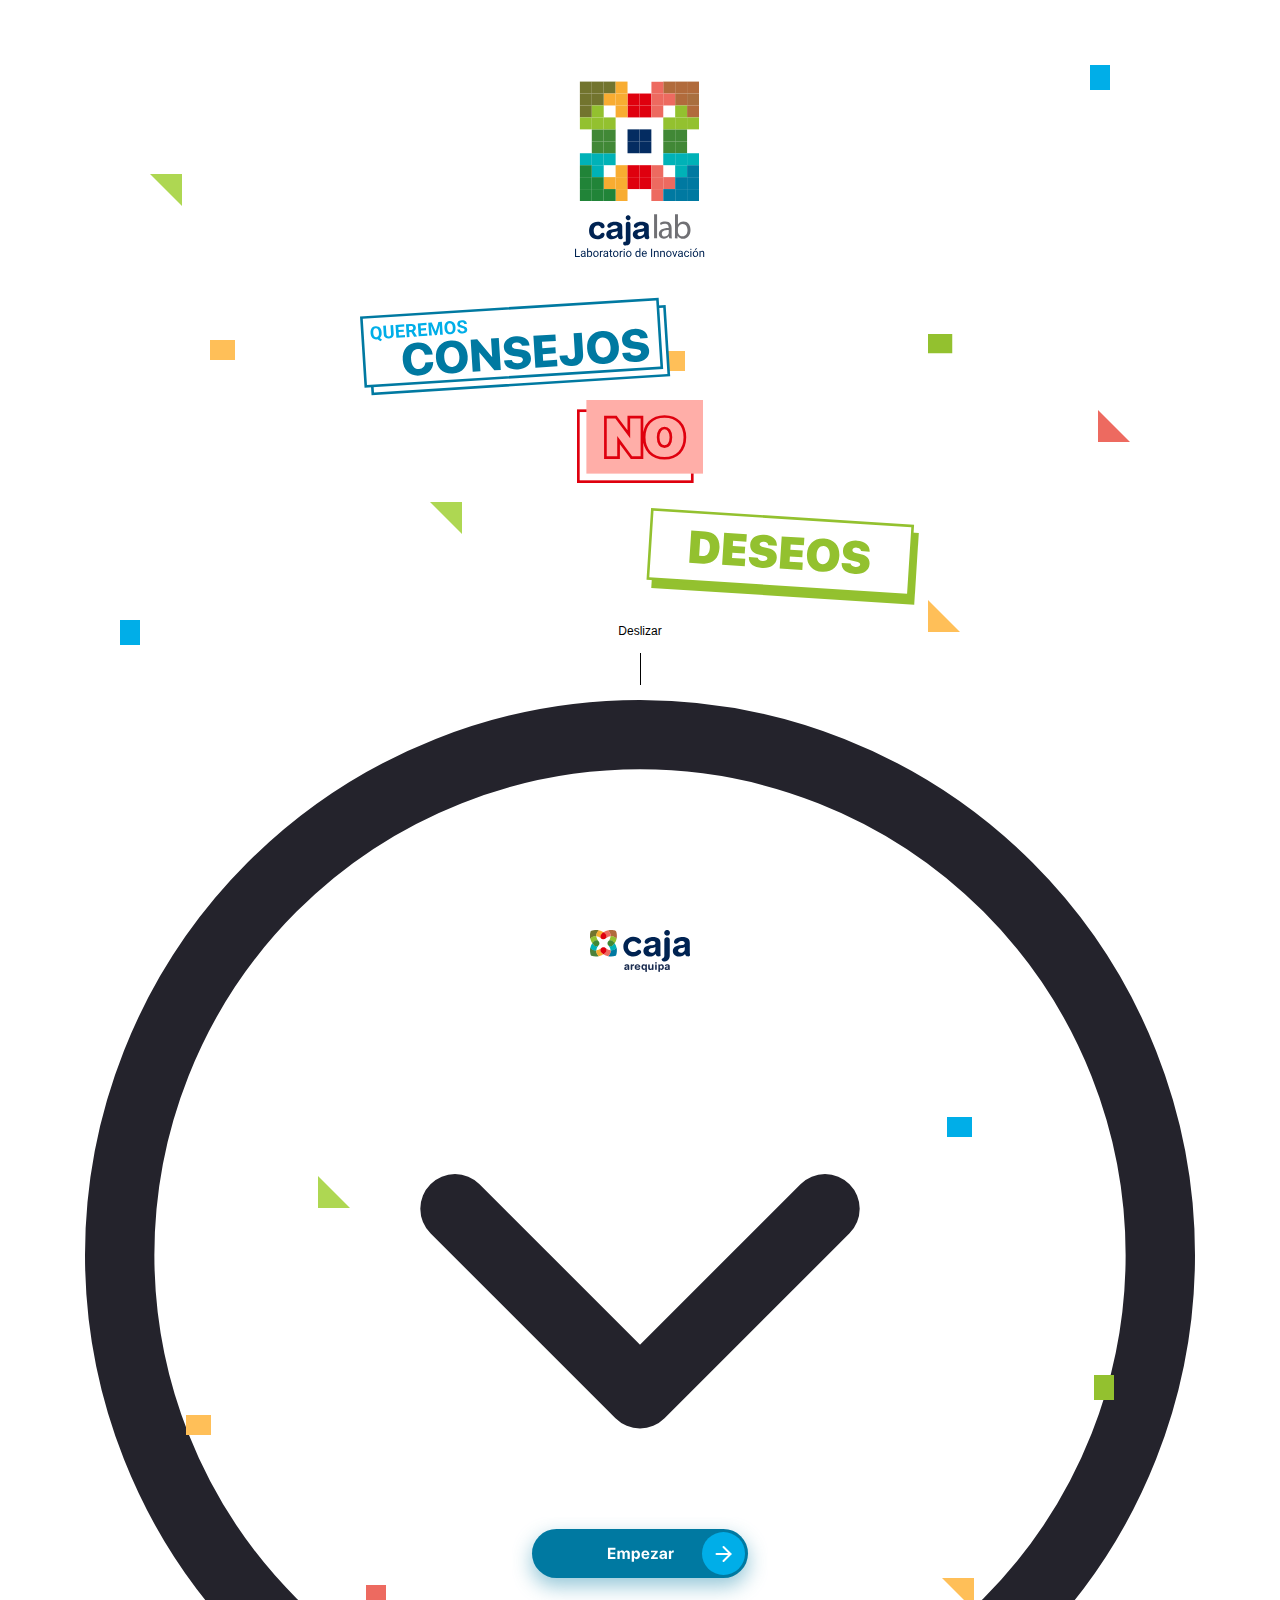
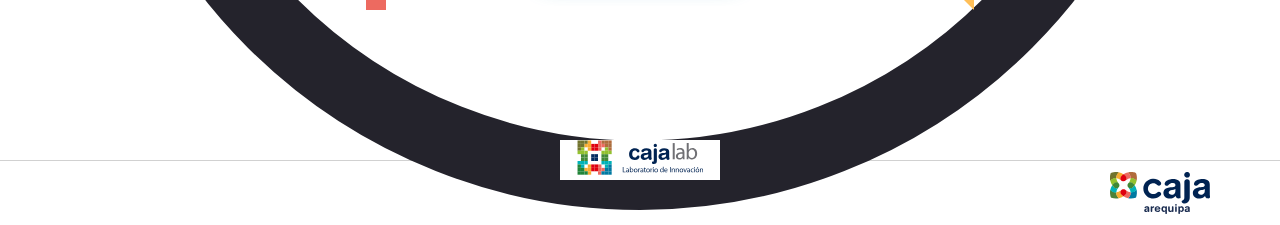
<file: index.html>
<!DOCTYPE html>
<html lang="es">
  <head>
    <meta charset="UTF-8" />
    <meta name="viewport" content="width=device-width, initial-scale=1.0" />
    <title>Index</title>
    <link rel="stylesheet" href="./assets/css/animate.css" />
    <link rel="stylesheet" href="./assets/css/index.css" />
    <link rel="stylesheet" href="./assets/css/movimiento.css" />
  </head>
  <body>
    <section>
      <div class="wrapper">
        <div class="logo__grande__contenedor">
          <div class="logo__grande">
            <img src="./assets/img/logo/logo-caja-grande.svg" alt="" />
          </div>
          <div
            class="movimiento__right figura figura__rectangulo figura__parado"
          ></div>
          <div
            class="movimiento__right figura figura__rectangulo figura__hechado"
          ></div>
          <div class="movimiento__left figura figura__triangulo"></div>
        </div>
        <div class="queremos__contenedor">
          <div
            class="wow animate__animated animate__bounceInLeft consejos"
            data-wow-duration="2s"
          >
            <img src="./assets/img/letter/consejos.svg" alt="" />
          </div>
          <div class="wow animate__animated animate__zoomIn no">
            <img src="./assets/img/letter/no.svg" alt="" />
          </div>
          <div
            class="wow animate__animated animate__bounceInRight deseos"
            data-wow-duration="2s"
          >
            <img src="./assets/img/letter/deseos.svg" alt="" />
          </div>
          <div class="movimiento__left figura figura__triangulo"></div>
          <div
            class="movimiento__right figura figura__rectangulo__uno figura__parado"
          ></div>
          <div
            class="movimiento__left figura figura__rectangulo__dos figura__hechado"
          ></div>
          <div></div>
        </div>
        <div
          class="movimiento__right figura figura__rectangulo__uno figura__parado"
        ></div>
        <div
          class="movimiento__left figura figura__rectangulo__dos figura__hechado"
        ></div>
        <div
          class="movimiento__right figura figura__triangulo figura__triangulo__uno"
        ></div>
        <div
          class="movimiento__left figura figura__triangulo figura__triangulo__dos"
        ></div>
        <div class="logo__mediano__contenedor">
          <div class="deslizar__contenedor">
            <div>
              <span class="deslizar">Deslizar</span>
              <div class="linea__vertical"></div>
              <img
                class="icon_redondo"
                src="./assets/img/icon-redondo.svg"
                alt=""
              />
            </div>
            <img
              class="logo__mediano"
              src="./assets/img/logo/logo-caja-mediano.svg"
              alt=""
            />
          </div>
        </div>
      </div>

      <div class="wrapper wrapper__grid">
        <div>
          <img
            style="margin-top: 30px"
            src="./assets/img/logo/logo-caja-mediano.svg"
            alt=""
          />
        </div>
        <div class="logo__tema__contenedor">
          <img
            class="wow animate__animated animate__fadeInDown logo__tema"
            src="./assets/img/logo/logo-tema.svg"
            alt=""
          />
          <div class="movimiento__right figura figura__triangulo"></div>
          <div
            class="movimiento__left figura figura__rectangulo figura__hechado"
          ></div>
        </div>
        <div class="texto__contenedor">
          <div>
            <p class="wow animate__animated animate__zoomIn">
              El 2020 termina y para este 2021 quisimos preparar algo especial
              para los emprendedores y emprendedoras. 12 videos, 12
              profesionales, 12 consejos y un solo objetivo: darle al
              emprendedor peruano los mejores deseos y consejos para afrontar
              este nuevo año.
            </p>
            <a href="uvas.html"></a>
          </div>
          <div
            class="movimiento__left figura figura__rectangulo__uno figura__hechado"
          ></div>
          <div
            class="movimiento__right figura figura__rectangulo__dos figura__parado"
          ></div>
          <div
            class="movimiento__left figura figura__rectangulo__tres figura__parado"
          ></div>
          <div class="movimiento__right figura figura__triangulo"></div>
        </div>
      </div>
    </section>
    <footer>
      <div class="logo__pequeno__contenedor">
        <div class="linea__horizontal"></div>
        <div class="logo__contenedor">
          <img
            class="logo__pequeno"
            src="./assets/img/logo/logo-caja-pequeño.svg"
            alt=""
          />
        </div>
      </div>
    </footer>

    <script src="./assets/js/wow.js"></script>
    <script>
      wow = new WOW({
        boxClass: "wow", // animated element css class (default is wow)
        animateClass: "animate__animated", // animation css class (default is animated)
        offset: 100, // distance to the element when triggering the animation (default is 0)
        mobile: true, // trigger animations on mobile devices (default is true)
        live: true, // act on asynchronously loaded content (default is true)
        callback: function (box) {
          console.log("WOW: animating <" + box.tagName.toLowerCase() + ">");
        },
      });
      wow.init();
    </script>
  </body>
</html>
</file>
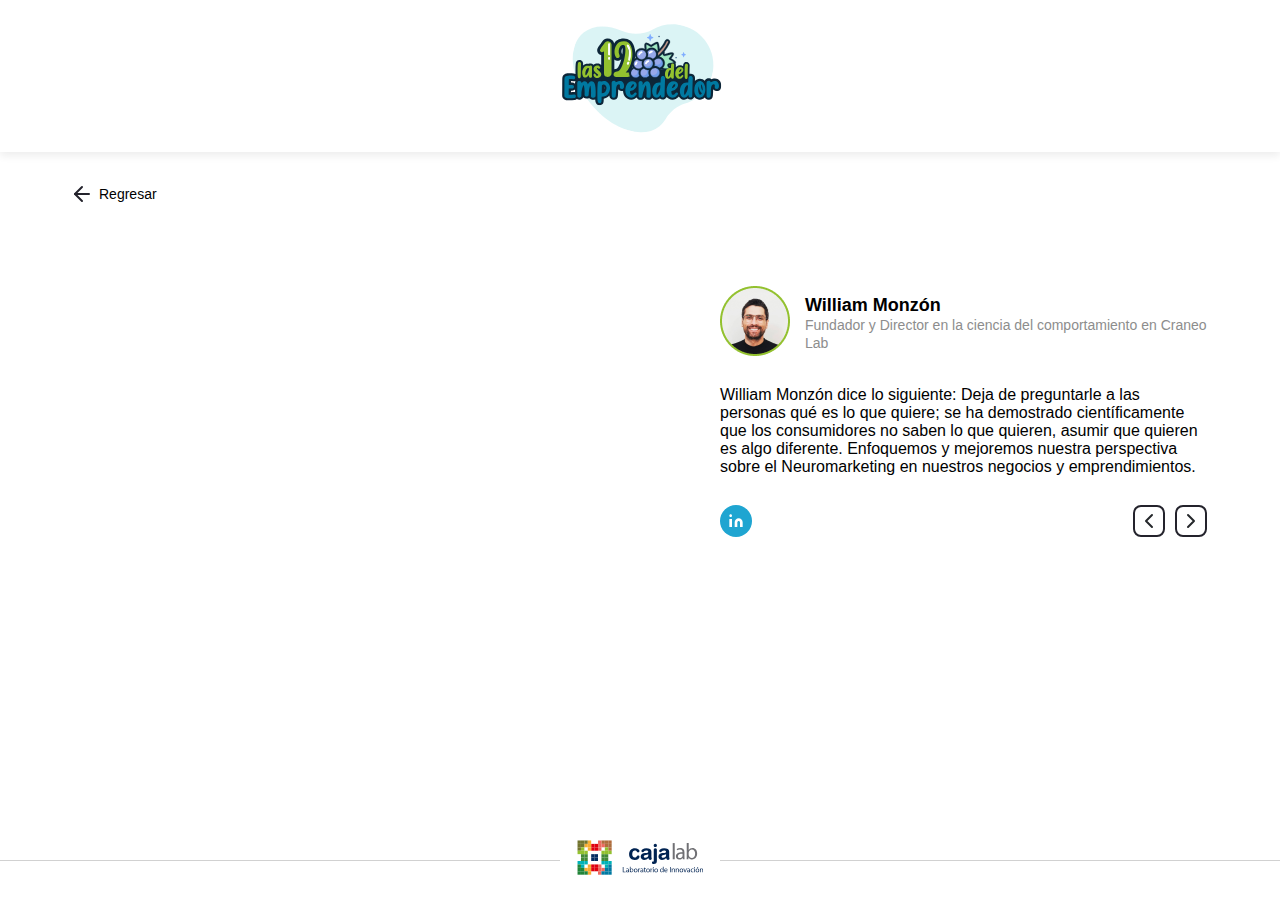
<file: cuarto-consejo.html>
<!DOCTYPE html>
<html lang="es">
  <head>
    <meta charset="UTF-8" />
    <meta name="viewport" content="width=device-width, initial-scale=1.0" />
    <title>Consejos</title>
    <link rel="stylesheet" href="./assets/css/animate.css" />
    <link rel="stylesheet" href="./assets/css/consejo.css" />
  </head>
  <body>
    <section>
      <div class="logo__tema__contenedor">
        <a href="index.html">
          <img
            class="logo__tema"
            src="./assets/img/logo/logo-tema.svg"
            alt=""
          />
        </a>
      </div>

      <div class="retroceder__contenedor">
        <a href="uvas.html">
          <img src="./assets/img/icon-retroceder.svg" alt="" />
          <span>Regresar</span>
        </a>
      </div>

      <div class="video__contenedor">
        <div>
          <div class="wow animate__animated animate__zoomIn video">
            <iframe
              width="560"
              height="315"
              src="https://www.youtube.com/embed/U2CnSlwsNsI"
              frameborder="0"
              allow="accelerometer; autoplay; clipboard-write; encrypted-media; gyroscope; picture-in-picture"
              allowfullscreen
            ></iframe>
          </div>
          <div
            class="wow animate__animated animate__zoomInDown emprendedor__consejo_icon"
            data-wow-duration="2s"
          >
            <div class="emprendedor">
              <div class="foto">
                <img src="./assets/img/William Monzón.png" alt="" />
              </div>
              <div class="informacion">
                <h1>William Monzón</h1>
                <span
                  >Fundador y Director en la ciencia del comportamiento en
                  Craneo Lab</span
                >
              </div>
            </div>
            <div class="consejo">
              <p>
                William Monzón dice lo siguiente: Deja de preguntarle a las
                personas qué es lo que quiere; se ha demostrado científicamente
                que los consumidores no saben lo que quieren, asumir que quieren
                es algo diferente. Enfoquemos y mejoremos nuestra perspectiva
                sobre el Neuromarketing en nuestros negocios y emprendimientos.
              </p>
            </div>
            <div class="icon__contenedor">
              <div class="social">
                <a
                  class="linkedin"
                  href="https://www.linkedin.com/in/william-monzon/"
                  target="_blank"
                ></a>
              </div>
              <div class="icon__back__next">
                <a class="back" href="tercer-consejo.html"></a>
                <a class="next" href="quinto-consejo.html"></a>
              </div>
            </div>
          </div>
        </div>
      </div>
    </section>
    <footer>
      <div class="logo__pequeno__contenedor">
        <div class="linea__horizontal"></div>
        <div class="logo__contenedor">
          <img
            class="logo__pequeno"
            src="./assets/img/logo/logo-caja-pequeño.svg"
            alt=""
          />
        </div>
      </div>
    </footer>

    <script src="./assets/js/wow.js"></script>
    <script>
      wow = new WOW({
        boxClass: "wow", // animated element css class (default is wow)
        animateClass: "animate__animated", // animation css class (default is animated)
        offset: 100, // distance to the element when triggering the animation (default is 0)
        mobile: true, // trigger animations on mobile devices (default is true)
        live: true, // act on asynchronously loaded content (default is true)
        callback: function (box) {
          console.log("WOW: animating <" + box.tagName.toLowerCase() + ">");
        },
      });
      wow.init();
    </script>
  </body>
</html>
</file>
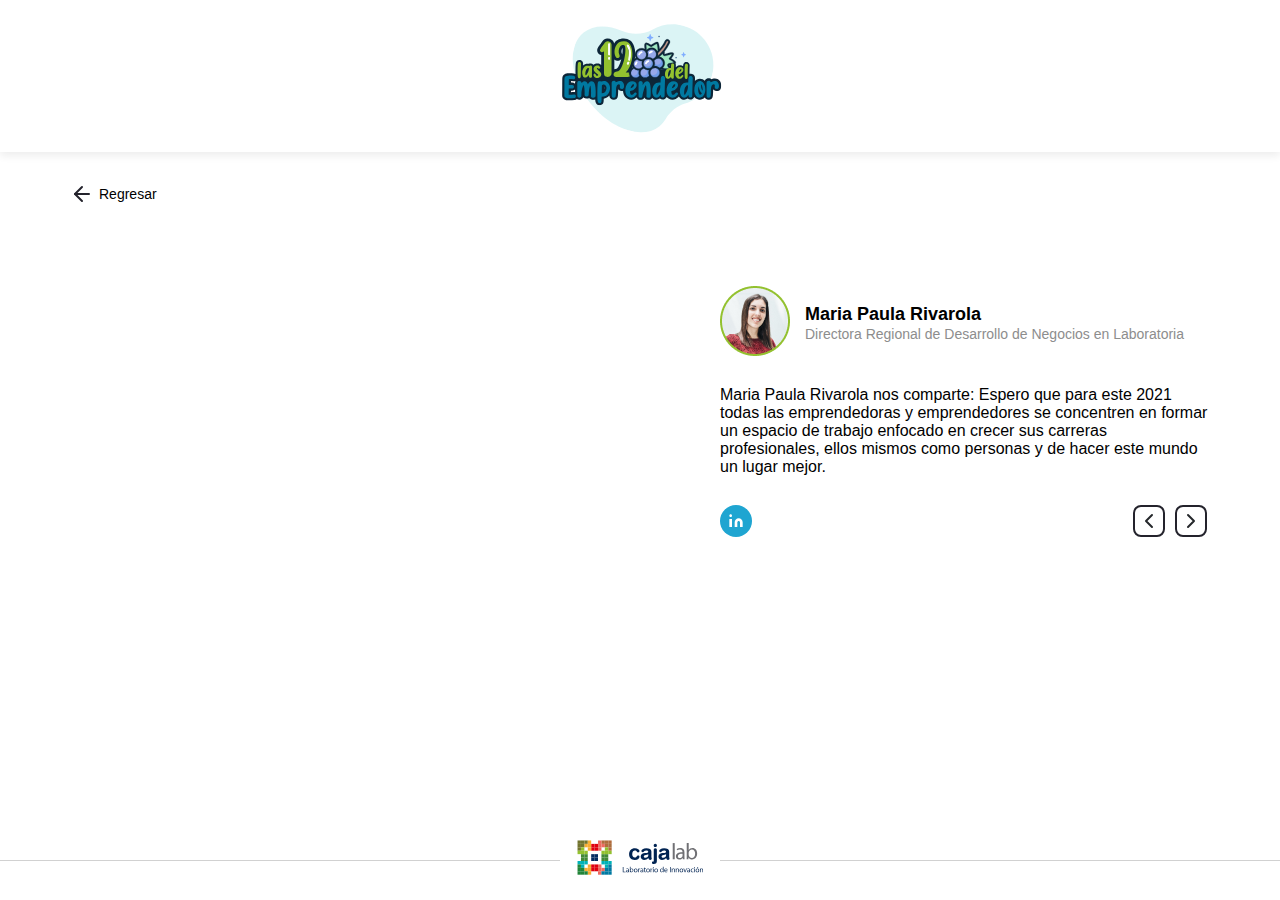
<file: decimo-consejo.html>
<!DOCTYPE html>
<html lang="es">
  <head>
    <meta charset="UTF-8" />
    <meta name="viewport" content="width=device-width, initial-scale=1.0" />
    <title>Consejos</title>
    <link rel="stylesheet" href="./assets/css/animate.css" />
    <link rel="stylesheet" href="./assets/css/consejo.css" />
  </head>
  <body>
    <section>
      <div class="logo__tema__contenedor">
        <a href="index.html">
          <img
            class="logo__tema"
            src="./assets/img/logo/logo-tema.svg"
            alt=""
          />
        </a>
      </div>

      <div class="retroceder__contenedor">
        <a href="uvas.html">
          <img src="./assets/img/icon-retroceder.svg" alt="" />
          <span>Regresar</span>
        </a>
      </div>

      <div class="video__contenedor">
        <div>
          <div class="wow animate__animated animate__zoomIn video">
            <iframe
              width="560"
              height="315"
              src="https://www.youtube.com/embed/j-yUZ49ZPcM"
              frameborder="0"
              allow="accelerometer; autoplay; clipboard-write; encrypted-media; gyroscope; picture-in-picture"
              allowfullscreen
            ></iframe>
          </div>
          <div
            class="wow animate__animated animate__zoomInDown emprendedor__consejo_icon"
            data-wow-duration="2s"
          >
            <div class="emprendedor">
              <div class="foto">
                <img src="./assets/img/Maria Paula.png" alt="" />
              </div>
              <div class="informacion">
                <h1>Maria Paula Rivarola</h1>
                <span
                  >Directora Regional de Desarrollo de Negocios en
                  Laboratoria</span
                >
              </div>
            </div>
            <div class="consejo">
              <p>
                Maria Paula Rivarola nos comparte: Espero que para este 2021
                todas las emprendedoras y emprendedores se concentren en formar
                un espacio de trabajo enfocado en crecer sus carreras
                profesionales, ellos mismos como personas y de hacer este mundo
                un lugar mejor.
              </p>
            </div>
            <div class="icon__contenedor">
              <div class="social">
                <a
                  class="linkedin"
                  href="https://www.linkedin.com/in/maria-paula-rivarola/"
                  target="_blank"
                ></a>
              </div>
              <div class="icon__back__next">
                <a class="back" href="noveno-consejo.html"></a>
                <a class="next" href="undecimo-consejo.html"></a>
              </div>
            </div>
          </div>
        </div>
      </div>
    </section>
    <footer>
      <div class="logo__pequeno__contenedor">
        <div class="linea__horizontal"></div>
        <div class="logo__contenedor">
          <img
            class="logo__pequeno"
            src="./assets/img/logo/logo-caja-pequeño.svg"
            alt=""
          />
        </div>
      </div>
    </footer>

    <script src="./assets/js/wow.js"></script>
    <script>
      wow = new WOW({
        boxClass: "wow", // animated element css class (default is wow)
        animateClass: "animate__animated", // animation css class (default is animated)
        offset: 100, // distance to the element when triggering the animation (default is 0)
        mobile: true, // trigger animations on mobile devices (default is true)
        live: true, // act on asynchronously loaded content (default is true)
        callback: function (box) {
          console.log("WOW: animating <" + box.tagName.toLowerCase() + ">");
        },
      });
      wow.init();
    </script>
  </body>
</html>
</file>
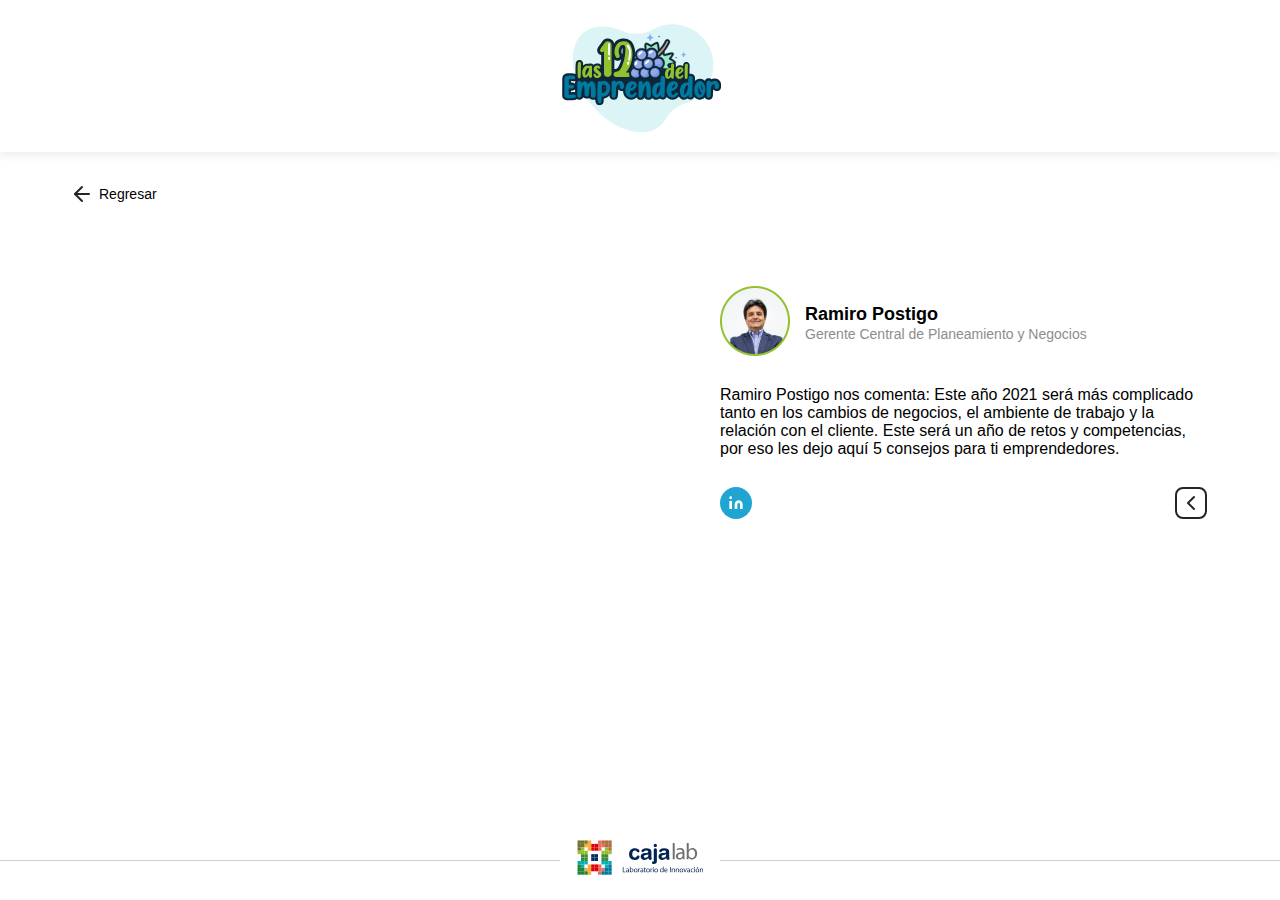
<file: duodecimo-consejo.html>
<!DOCTYPE html>
<html lang="es">
  <head>
    <meta charset="UTF-8" />
    <meta name="viewport" content="width=device-width, initial-scale=1.0" />
    <title>Consejos</title>
    <link rel="stylesheet" href="./assets/css/animate.css" />
    <link rel="stylesheet" href="./assets/css/consejo.css" />
  </head>
  <body>
    <section>
      <div class="logo__tema__contenedor">
        <a href="index.html">
          <img
            class="logo__tema"
            src="./assets/img/logo/logo-tema.svg"
            alt=""
          />
        </a>
      </div>

      <div class="retroceder__contenedor">
        <a href="uvas.html">
          <img src="./assets/img/icon-retroceder.svg" alt="" />
          <span>Regresar</span>
        </a>
      </div>

      <div class="video__contenedor">
        <div>
          <div class="wow animate__animated animate__zoomIn video">
            <iframe
              width="560"
              height="315"
              src="https://www.youtube.com/embed/hG6uq2ynCEY"
              frameborder="0"
              allow="accelerometer; autoplay; clipboard-write; encrypted-media; gyroscope; picture-in-picture"
              allowfullscreen
            ></iframe>
          </div>
          <div
            class="wow animate__animated animate__zoomInDown emprendedor__consejo_icon"
            data-wow-duration="2s"
          >
            <div class="emprendedor">
              <div class="foto">
                <img src="./assets/img/Ramiro.png" alt="" />
              </div>
              <div class="informacion">
                <h1>Ramiro Postigo</h1>
                <span>Gerente Central de Planeamiento y Negocios</span>
              </div>
            </div>
            <div class="consejo">
              <p>
                Ramiro Postigo nos comenta: Este año 2021 será más complicado
                tanto en los cambios de negocios, el ambiente de trabajo y la
                relación con el cliente. Este será un año de retos y
                competencias, por eso les dejo aquí 5 consejos para ti
                emprendedores.
              </p>
            </div>
            <div class="icon__contenedor">
              <div class="social">
                <a
                  class="linkedin"
                  href="https://www.linkedin.com/in/ramiro-postigo-castro-62905976/"
                  target="_blank"
                ></a>
              </div>
              <div class="icon__back__next">
                <a class="back" href="undecimo-consejo.html"></a>
              </div>
            </div>
          </div>
        </div>
      </div>
    </section>
    <footer>
      <div class="logo__pequeno__contenedor">
        <div class="linea__horizontal"></div>
        <div class="logo__contenedor">
          <img
            class="logo__pequeno"
            src="./assets/img/logo/logo-caja-pequeño.svg"
            alt=""
          />
        </div>
      </div>
    </footer>

    <script src="./assets/js/wow.js"></script>
    <script>
      wow = new WOW({
        boxClass: "wow", // animated element css class (default is wow)
        animateClass: "animate__animated", // animation css class (default is animated)
        offset: 100, // distance to the element when triggering the animation (default is 0)
        mobile: true, // trigger animations on mobile devices (default is true)
        live: true, // act on asynchronously loaded content (default is true)
        callback: function (box) {
          console.log("WOW: animating <" + box.tagName.toLowerCase() + ">");
        },
      });
      wow.init();
    </script>
  </body>
</html>
</file>
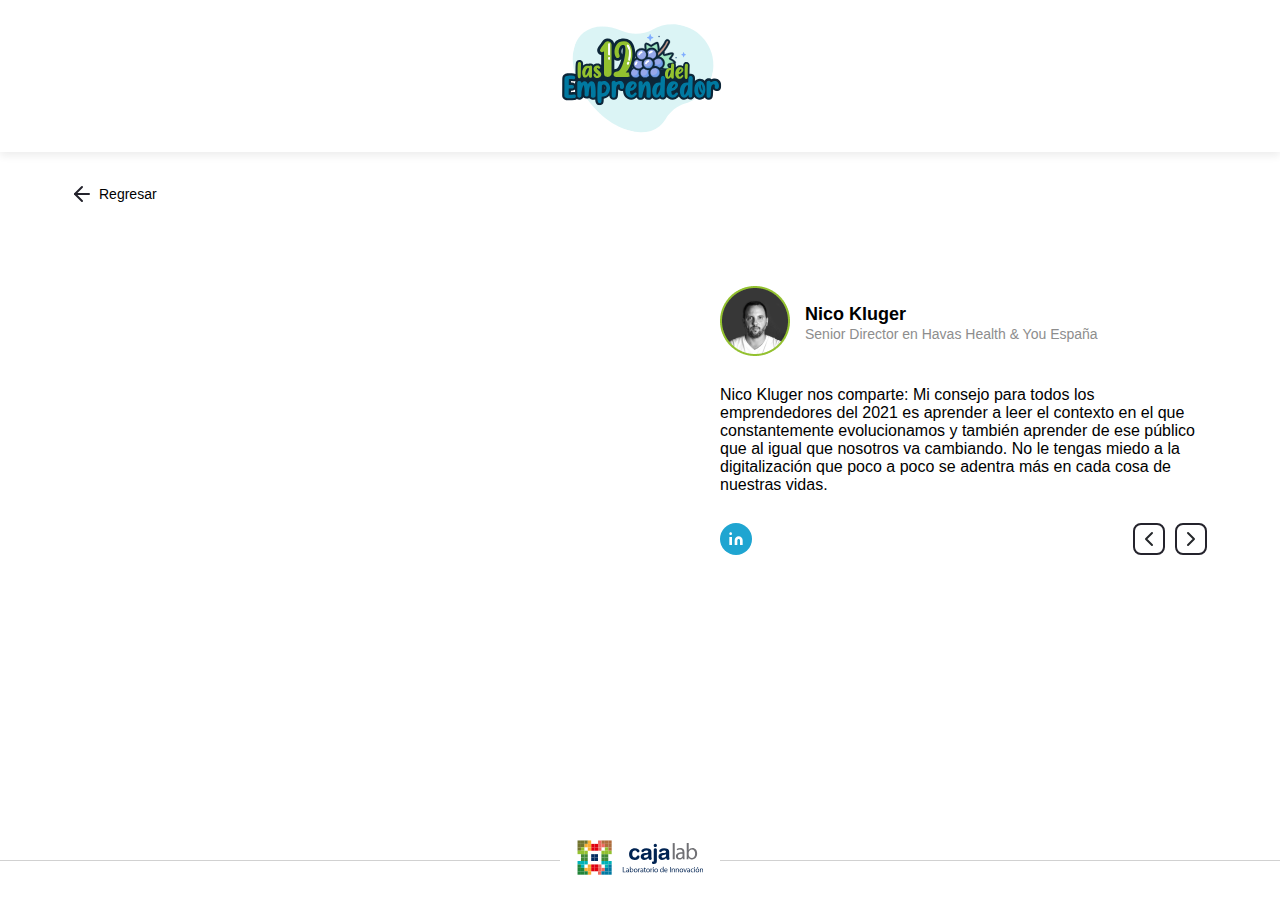
<file: noveno-consejo.html>
<!DOCTYPE html>
<html lang="es">
  <head>
    <meta charset="UTF-8" />
    <meta name="viewport" content="width=device-width, initial-scale=1.0" />
    <title>Consejos</title>
    <link rel="stylesheet" href="./assets/css/animate.css" />
    <link rel="stylesheet" href="./assets/css/consejo.css" />
  </head>
  <body>
    <section>
      <div class="logo__tema__contenedor">
        <a href="index.html">
          <img
            class="logo__tema"
            src="./assets/img/logo/logo-tema.svg"
            alt=""
          />
        </a>
      </div>

      <div class="retroceder__contenedor">
        <a href="uvas.html">
          <img src="./assets/img/icon-retroceder.svg" alt="" />
          <span>Regresar</span>
        </a>
      </div>

      <div class="video__contenedor">
        <div>
          <div class="wow animate__animated animate__zoomIn video">
            <iframe
              width="560"
              height="315"
              src="https://www.youtube.com/embed/atdsorSBnqE"
              frameborder="0"
              allow="accelerometer; autoplay; clipboard-write; encrypted-media; gyroscope; picture-in-picture"
              allowfullscreen
            ></iframe>
          </div>
          <div
            class="wow animate__animated animate__zoomInDown emprendedor__consejo_icon"
            data-wow-duration="2s"
          >
            <div class="emprendedor">
              <div class="foto">
                <img src="./assets/img/NicoKluguer.png" alt="" />
              </div>
              <div class="informacion">
                <h1>Nico Kluger</h1>
                <span>Senior Director en Havas Health & You España</span>
              </div>
            </div>
            <div class="consejo">
              <p>
                Nico Kluger nos comparte: Mi consejo para todos los
                emprendedores del 2021 es aprender a leer el contexto en el que
                constantemente evolucionamos y también aprender de ese público
                que al igual que nosotros va cambiando. No le tengas miedo a la
                digitalización que poco a poco se adentra más en cada cosa de
                nuestras vidas.
              </p>
            </div>
            <div class="icon__contenedor">
              <div class="social">
                <a
                  class="linkedin"
                  href="https://www.linkedin.com/in/nicokluguer/"
                  target="_blank"
                ></a>
              </div>
              <div class="icon__back__next">
                <a class="back" href="octavo-consejo.html"></a>
                <a class="next" href="decimo-consejo.html"></a>
              </div>
            </div>
          </div>
        </div>
      </div>
    </section>
    <footer>
      <div class="logo__pequeno__contenedor">
        <div class="linea__horizontal"></div>
        <div class="logo__contenedor">
          <img
            class="logo__pequeno"
            src="./assets/img/logo/logo-caja-pequeño.svg"
            alt=""
          />
        </div>
      </div>
    </footer>

    <script src="./assets/js/wow.js"></script>
    <script>
      wow = new WOW({
        boxClass: "wow", // animated element css class (default is wow)
        animateClass: "animate__animated", // animation css class (default is animated)
        offset: 100, // distance to the element when triggering the animation (default is 0)
        mobile: true, // trigger animations on mobile devices (default is true)
        live: true, // act on asynchronously loaded content (default is true)
        callback: function (box) {
          console.log("WOW: animating <" + box.tagName.toLowerCase() + ">");
        },
      });
      wow.init();
    </script>
  </body>
</html>
</file>
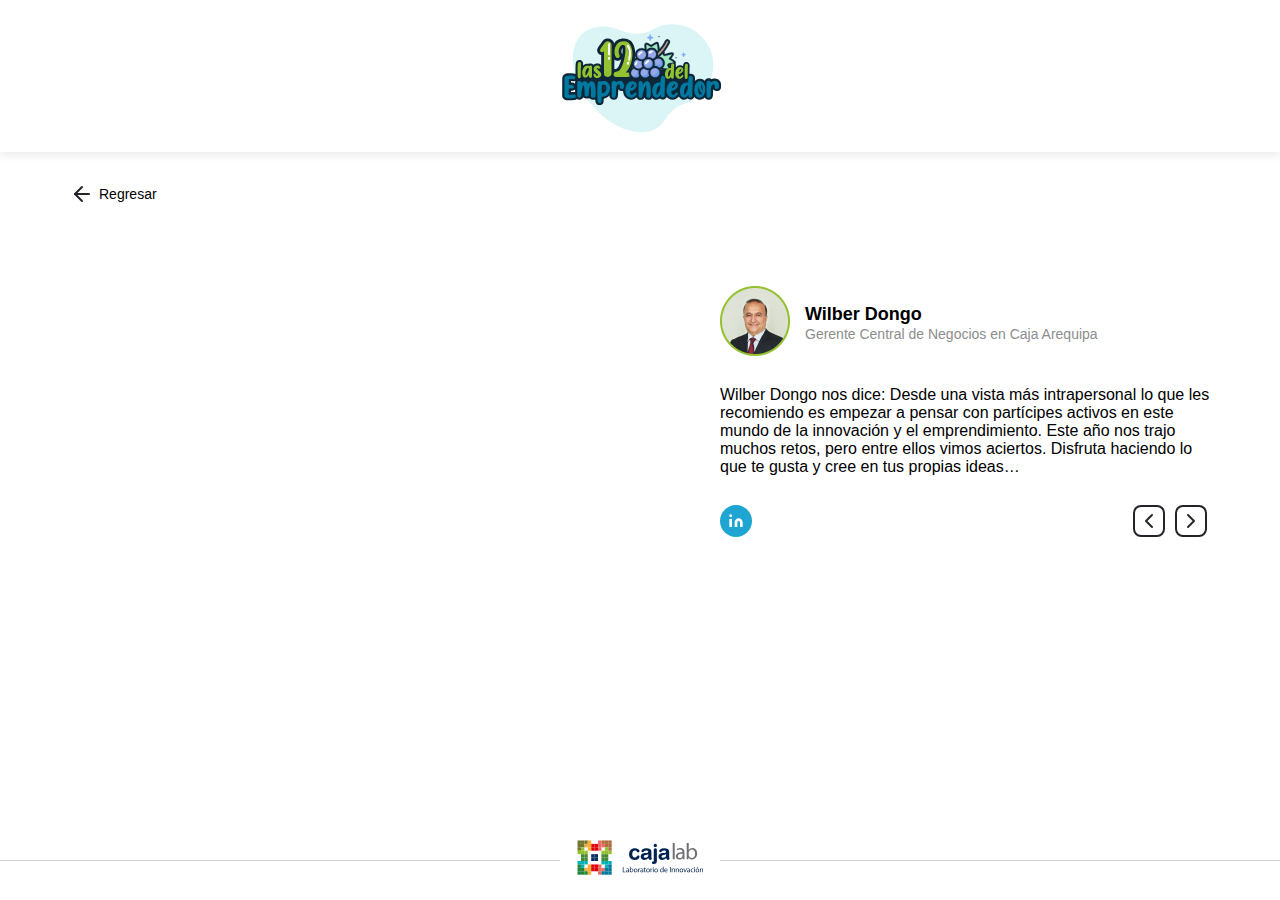
<file: octavo-consejo.html>
<!DOCTYPE html>
<html lang="es">
  <head>
    <meta charset="UTF-8" />
    <meta name="viewport" content="width=device-width, initial-scale=1.0" />
    <title>Consejos</title>
    <link rel="stylesheet" href="./assets/css/animate.css" />
    <link rel="stylesheet" href="./assets/css/consejo.css" />
  </head>
  <body>
    <section>
      <div class="logo__tema__contenedor">
        <a href="index.html">
          <img
            class="logo__tema"
            src="./assets/img/logo/logo-tema.svg"
            alt=""
          />
        </a>
      </div>

      <div class="retroceder__contenedor">
        <a href="uvas.html">
          <img src="./assets/img/icon-retroceder.svg" alt="" />
          <span>Regresar</span>
        </a>
      </div>

      <div class="video__contenedor">
        <div>
          <div class="wow animate__animated animate__zoomIn video">
            <iframe
              width="560"
              height="315"
              src="https://www.youtube.com/embed/HEWnPGEAyJk"
              frameborder="0"
              allow="accelerometer; autoplay; clipboard-write; encrypted-media; gyroscope; picture-in-picture"
              allowfullscreen
            ></iframe>
          </div>
          <div
            class="wow animate__animated animate__zoomInDown emprendedor__consejo_icon"
            data-wow-duration="2s"
          >
            <div class="emprendedor">
              <div class="foto">
                <img src="./assets/img/Wilmer Dongo.png" alt="" />
              </div>
              <div class="informacion">
                <h1>Wilber Dongo</h1>
                <span>Gerente Central de Negocios en Caja Arequipa</span>
              </div>
            </div>
            <div class="consejo">
              <p>
                Wilber Dongo nos dice: Desde una vista más intrapersonal lo que
                les recomiendo es empezar a pensar con partícipes activos en
                este mundo de la innovación y el emprendimiento. Este año nos
                trajo muchos retos, pero entre ellos vimos aciertos. Disfruta
                haciendo lo que te gusta y cree en tus propias ideas…
              </p>
            </div>
            <div class="icon__contenedor">
              <div class="social">
                <a
                  class="linkedin"
                  href="https://www.linkedin.com/in/wilber-dongo-díaz-7698389/"
                  target="_blank"
                ></a>
              </div>
              <div class="icon__back__next">
                <a class="back" href="septimo-consejo.html"></a>
                <a class="next" href="noveno-consejo.html"></a>
              </div>
            </div>
          </div>
        </div>
      </div>
    </section>
    <footer>
      <div class="logo__pequeno__contenedor">
        <div class="linea__horizontal"></div>
        <div class="logo__contenedor">
          <img
            class="logo__pequeno"
            src="./assets/img/logo/logo-caja-pequeño.svg"
            alt=""
          />
        </div>
      </div>
    </footer>

    <script src="./assets/js/wow.js"></script>
    <script>
      wow = new WOW({
        boxClass: "wow", // animated element css class (default is wow)
        animateClass: "animate__animated", // animation css class (default is animated)
        offset: 100, // distance to the element when triggering the animation (default is 0)
        mobile: true, // trigger animations on mobile devices (default is true)
        live: true, // act on asynchronously loaded content (default is true)
        callback: function (box) {
          console.log("WOW: animating <" + box.tagName.toLowerCase() + ">");
        },
      });
      wow.init();
    </script>
  </body>
</html>
</file>
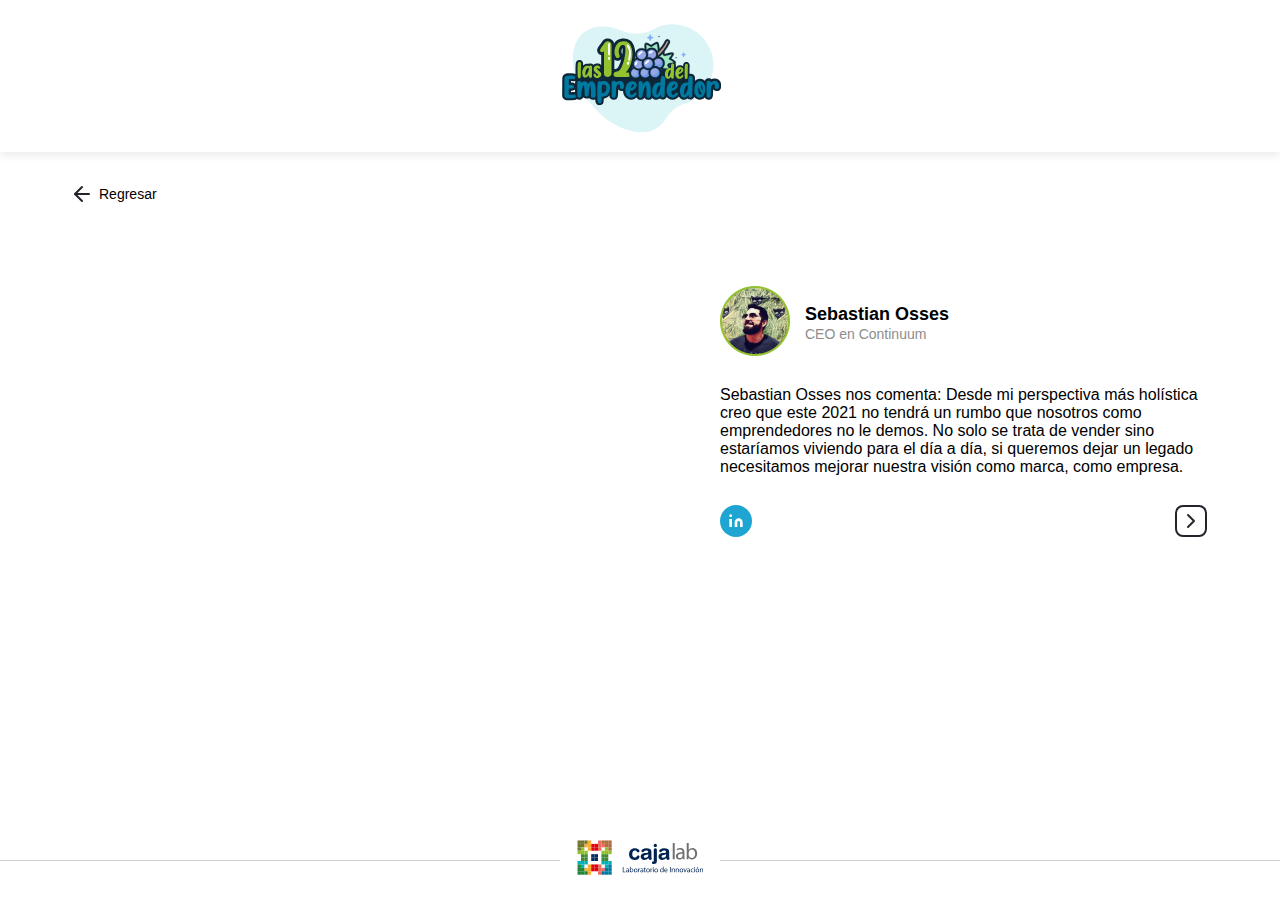
<file: primer-consejo.html>
<!DOCTYPE html>
<html lang="es">
  <head>
    <meta charset="UTF-8" />
    <meta name="viewport" content="width=device-width, initial-scale=1.0" />
    <title>Consejos</title>
    <link rel="stylesheet" href="./assets/css/animate.css" />
    <link rel="stylesheet" href="./assets/css/consejo.css" />
  </head>
  <body>
    <section>
      <div class="logo__tema__contenedor">
        <a href="index.html">
          <img
            class="logo__tema"
            src="./assets/img/logo/logo-tema.svg"
            alt=""
          />
        </a>
      </div>

      <div class="retroceder__contenedor">
        <a href="uvas.html">
          <img src="./assets/img/icon-retroceder.svg" alt="" />
          <span>Regresar</span>
        </a>
      </div>

      <div class="video__contenedor">
        <div>
          <div class="wow animate__animated animate__zoomIn video">
            <iframe
              width="560"
              height="315"
              src="https://www.youtube.com/embed/8MOayRPR_2o"
              frameborder="0"
              allow="accelerometer; autoplay; clipboard-write; encrypted-media; gyroscope; picture-in-picture"
              allowfullscreen
            ></iframe>
          </div>
          <div
            class="wow animate__animated animate__zoomInDown emprendedor__consejo_icon"
            data-wow-duration="2s"
          >
            <div class="emprendedor">
              <div class="foto">
                <img src="./assets/img/Sebastian Osses.png" alt="" />
              </div>
              <div class="informacion">
                <h1>Sebastian Osses</h1>
                <span>CEO en Continuum</span>
              </div>
            </div>
            <div class="consejo">
              <p>
                Sebastian Osses nos comenta: Desde mi perspectiva más holística
                creo que este 2021 no tendrá un rumbo que nosotros como
                emprendedores no le demos. No solo se trata de vender sino
                estaríamos viviendo para el día a día, si queremos dejar un
                legado necesitamos mejorar nuestra visión como marca, como
                empresa.
              </p>
            </div>
            <div class="icon__contenedor">
              <div class="social">
                <a
                  class="linkedin"
                  href="https://www.linkedin.com/in/sebastianosses/"
                  target="_blank"
                ></a>
              </div>
              <div class="icon__back__next">
                <a class="next" href="segundo-consejo.html"></a>
              </div>
            </div>
          </div>
        </div>
      </div>
    </section>
    <footer>
      <div class="logo__pequeno__contenedor">
        <div class="linea__horizontal"></div>
        <div class="logo__contenedor">
          <img
            class="logo__pequeno"
            src="./assets/img/logo/logo-caja-pequeño.svg"
            alt=""
          />
        </div>
      </div>
    </footer>

    <script src="./assets/js/wow.js"></script>
    <script>
      wow = new WOW({
        boxClass: "wow", // animated element css class (default is wow)
        animateClass: "animate__animated", // animation css class (default is animated)
        offset: 100, // distance to the element when triggering the animation (default is 0)
        mobile: true, // trigger animations on mobile devices (default is true)
        live: true, // act on asynchronously loaded content (default is true)
        callback: function (box) {
          console.log("WOW: animating <" + box.tagName.toLowerCase() + ">");
        },
      });
      wow.init();
    </script>
  </body>
</html>
</file>
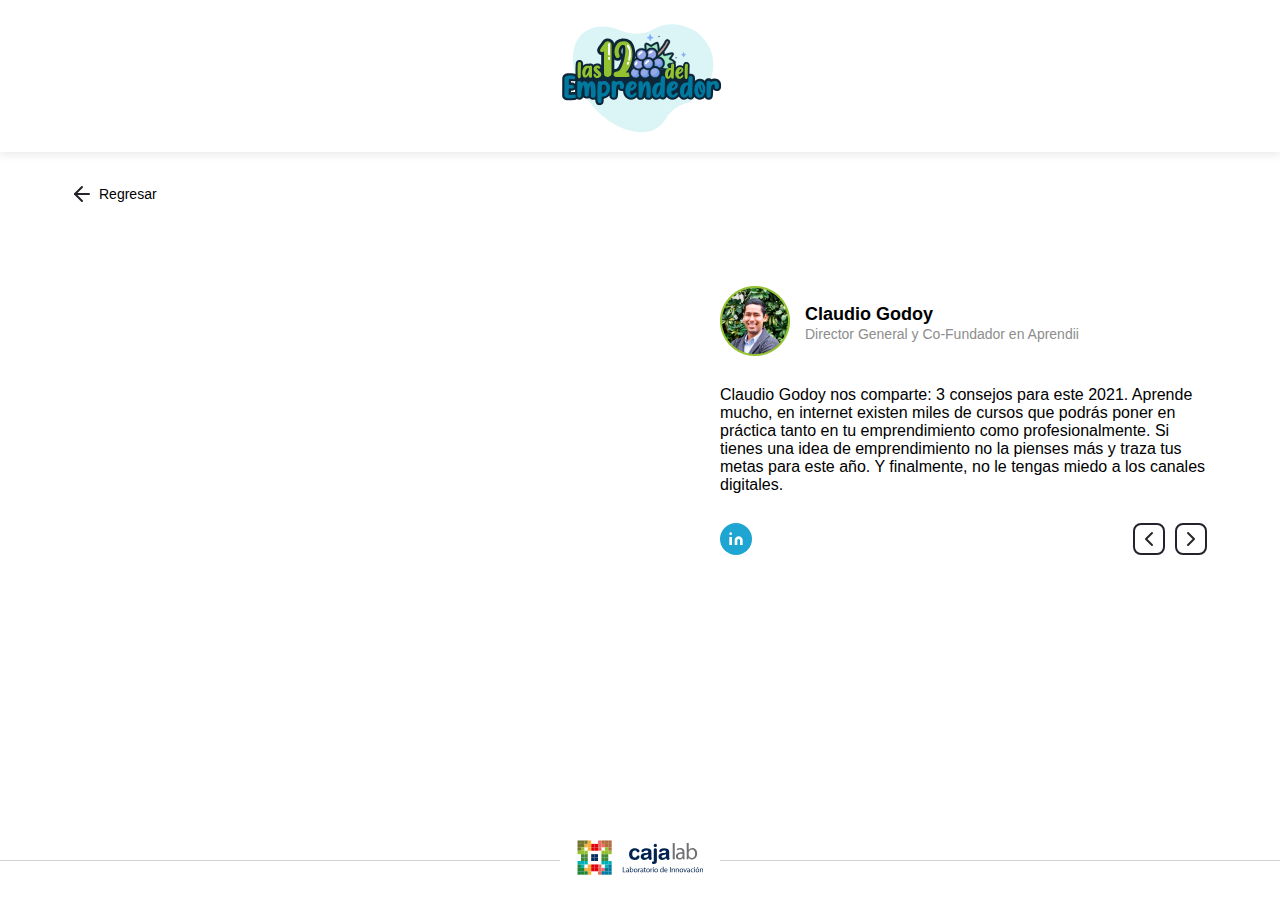
<file: quinto-consejo.html>
<!DOCTYPE html>
<html lang="es">
  <head>
    <meta charset="UTF-8" />
    <meta name="viewport" content="width=device-width, initial-scale=1.0" />
    <title>Consejos</title>
    <link rel="stylesheet" href="./assets/css/animate.css" />
    <link rel="stylesheet" href="./assets/css/consejo.css" />
  </head>
  <body>
    <section>
      <div class="logo__tema__contenedor">
        <a href="index.html">
          <img
            class="logo__tema"
            src="./assets/img/logo/logo-tema.svg"
            alt=""
          />
        </a>
      </div>

      <div class="retroceder__contenedor">
        <a href="uvas.html">
          <img src="./assets/img/icon-retroceder.svg" alt="" />
          <span>Regresar</span>
        </a>
      </div>

      <div class="video__contenedor">
        <div>
          <div class="wow animate__animated animate__zoomIn video">
            <iframe
              width="560"
              height="315"
              src="https://www.youtube.com/embed/pud7ISpgXKo"
              frameborder="0"
              allow="accelerometer; autoplay; clipboard-write; encrypted-media; gyroscope; picture-in-picture"
              allowfullscreen
            ></iframe>
          </div>
          <div
            class="wow animate__animated animate__zoomInDown emprendedor__consejo_icon"
            data-wow-duration="2s"
          >
            <div class="emprendedor">
              <div class="foto">
                <img src="./assets/img/ClaudioGodoy.png" alt="" />
              </div>
              <div class="informacion">
                <h1>Claudio Godoy</h1>
                <span>Director General y Co-Fundador en Aprendii</span>
              </div>
            </div>
            <div class="consejo">
              <p>
                Claudio Godoy nos comparte: 3 consejos para este 2021. Aprende
                mucho, en internet existen miles de cursos que podrás poner en
                práctica tanto en tu emprendimiento como profesionalmente. Si
                tienes una idea de emprendimiento no la pienses más y traza tus
                metas para este año. Y finalmente, no le tengas miedo a los
                canales digitales.
              </p>
            </div>
            <div class="icon__contenedor">
              <div class="social">
                <a
                  class="linkedin"
                  href="https://www.linkedin.com/in/claudio-godoy-borda-3183a3142/"
                  target="_blank"
                ></a>
              </div>
              <div class="icon__back__next">
                <a class="back" href="cuarto-consejo.html"></a>
                <a class="next" href="sexto-consejo.html"></a>
              </div>
            </div>
          </div>
        </div>
      </div>
    </section>
    <footer>
      <div class="logo__pequeno__contenedor">
        <div class="linea__horizontal"></div>
        <div class="logo__contenedor">
          <img
            class="logo__pequeno"
            src="./assets/img/logo/logo-caja-pequeño.svg"
            alt=""
          />
        </div>
      </div>
    </footer>

    <script src="./assets/js/wow.js"></script>
    <script>
      wow = new WOW({
        boxClass: "wow", // animated element css class (default is wow)
        animateClass: "animate__animated", // animation css class (default is animated)
        offset: 100, // distance to the element when triggering the animation (default is 0)
        mobile: true, // trigger animations on mobile devices (default is true)
        live: true, // act on asynchronously loaded content (default is true)
        callback: function (box) {
          console.log("WOW: animating <" + box.tagName.toLowerCase() + ">");
        },
      });
      wow.init();
    </script>
  </body>
</html>
</file>
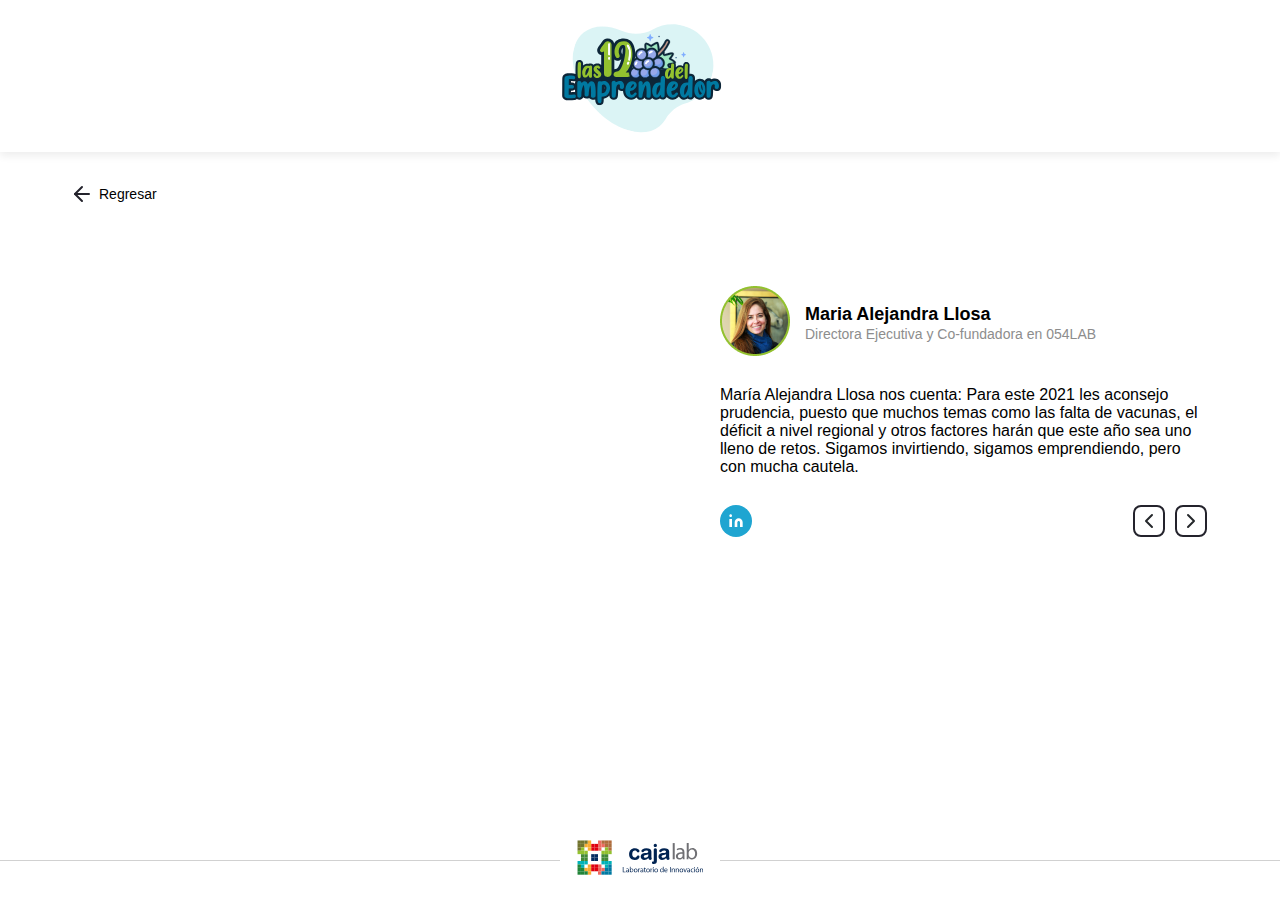
<file: segundo-consejo.html>
<!DOCTYPE html>
<html lang="es">
  <head>
    <meta charset="UTF-8" />
    <meta name="viewport" content="width=device-width, initial-scale=1.0" />
    <title>Consejos</title>
    <link rel="stylesheet" href="./assets/css/animate.css" />
    <link rel="stylesheet" href="./assets/css/consejo.css" />
  </head>
  <body>
    <section>
      <div class="logo__tema__contenedor">
        <a href="index.html">
          <img
            class="logo__tema"
            src="./assets/img/logo/logo-tema.svg"
            alt=""
          />
        </a>
      </div>

      <div class="retroceder__contenedor">
        <a href="uvas.html">
          <img src="./assets/img/icon-retroceder.svg" alt="" />
          <span>Regresar</span>
        </a>
      </div>

      <div class="video__contenedor">
        <div>
          <div class="wow animate__animated animate__zoomIn video">
            <iframe
              width="560"
              height="315"
              src="https://www.youtube.com/embed/dMKc0wSRSXs"
              frameborder="0"
              allow="accelerometer; autoplay; clipboard-write; encrypted-media; gyroscope; picture-in-picture"
              allowfullscreen
            ></iframe>
          </div>
          <div
            class="wow animate__animated animate__zoomInDown emprendedor__consejo_icon"
            data-wow-duration="2s"
          >
            <div class="emprendedor">
              <div class="foto">
                <img src="./assets/img/María Alejandra Llosa.png" alt="" />
              </div>
              <div class="informacion">
                <h1>Maria Alejandra Llosa</h1>
                <span>Directora Ejecutiva y Co-fundadora en 054LAB</span>
              </div>
            </div>
            <div class="consejo">
              <p>
                María Alejandra Llosa nos cuenta: Para este 2021 les aconsejo
                prudencia, puesto que muchos temas como las falta de vacunas, el
                déficit a nivel regional y otros factores harán que este año sea
                uno lleno de retos. Sigamos invirtiendo, sigamos emprendiendo,
                pero con mucha cautela.
              </p>
            </div>
            <div class="icon__contenedor">
              <div class="social">
                <a
                  class="linkedin"
                  href="https://www.linkedin.com/in/mariaalejandrallosaricketts/"
                  target="_blank"
                ></a>
              </div>
              <div class="icon__back__next">
                <a class="back" href="primer-consejo.html"></a>
                <a class="next" href="tercer-consejo.html"></a>
              </div>
            </div>
          </div>
        </div>
      </div>
    </section>
    <footer>
      <div class="logo__pequeno__contenedor">
        <div class="linea__horizontal"></div>
        <div class="logo__contenedor">
          <img
            class="logo__pequeno"
            src="./assets/img/logo/logo-caja-pequeño.svg"
            alt=""
          />
        </div>
      </div>
    </footer>

    <script src="./assets/js/wow.js"></script>
    <script>
      wow = new WOW({
        boxClass: "wow", // animated element css class (default is wow)
        animateClass: "animate__animated", // animation css class (default is animated)
        offset: 100, // distance to the element when triggering the animation (default is 0)
        mobile: true, // trigger animations on mobile devices (default is true)
        live: true, // act on asynchronously loaded content (default is true)
        callback: function (box) {
          console.log("WOW: animating <" + box.tagName.toLowerCase() + ">");
        },
      });
      wow.init();
    </script>
  </body>
</html>
</file>
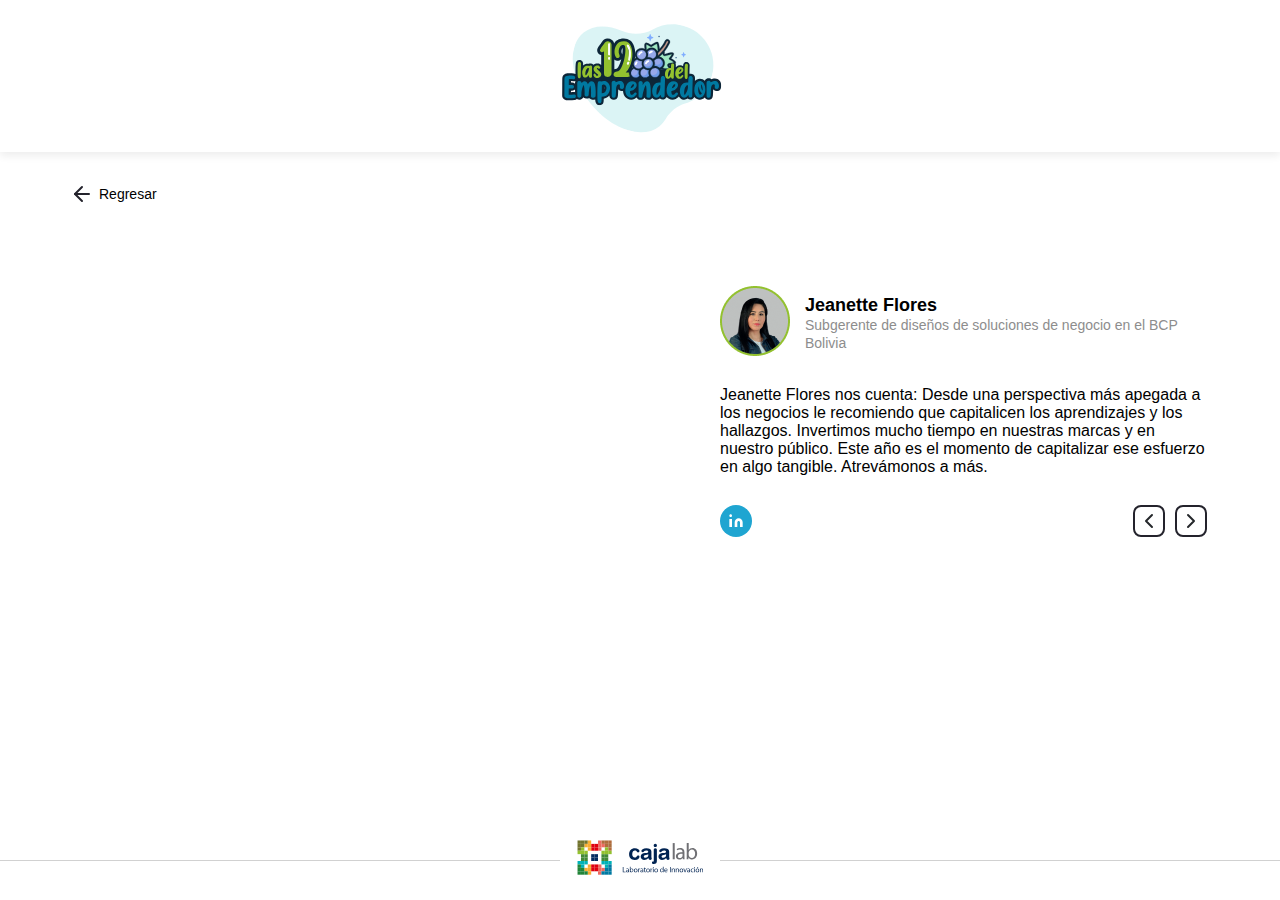
<file: septimo-consejo.html>
<!DOCTYPE html>
<html lang="es">
  <head>
    <meta charset="UTF-8" />
    <meta name="viewport" content="width=device-width, initial-scale=1.0" />
    <title>Consejos</title>
    <link rel="stylesheet" href="./assets/css/animate.css" />
    <link rel="stylesheet" href="./assets/css/consejo.css" />
  </head>
  <body>
    <section>
      <div class="logo__tema__contenedor">
        <a href="index.html">
          <img
            class="logo__tema"
            src="./assets/img/logo/logo-tema.svg"
            alt=""
          />
        </a>
      </div>

      <div class="retroceder__contenedor">
        <a href="uvas.html">
          <img src="./assets/img/icon-retroceder.svg" alt="" />
          <span>Regresar</span>
        </a>
      </div>

      <div class="video__contenedor">
        <div>
          <div class="wow animate__animated animate__zoomIn video">
            <iframe
              width="560"
              height="315"
              src="https://www.youtube.com/embed/AdHlA9c8AYg"
              frameborder="0"
              allow="accelerometer; autoplay; clipboard-write; encrypted-media; gyroscope; picture-in-picture"
              allowfullscreen
            ></iframe>
          </div>
          <div
            class="wow animate__animated animate__zoomInDown emprendedor__consejo_icon"
            data-wow-duration="2s"
          >
            <div class="emprendedor">
              <div class="foto">
                <img src="./assets/img/JeanetteFlores.png" alt="" />
              </div>
              <div class="informacion">
                <h1>Jeanette Flores</h1>
                <span
                  >Subgerente de diseños de soluciones de negocio en el BCP
                  Bolivia</span
                >
              </div>
            </div>
            <div class="consejo">
              <p>
                Jeanette Flores nos cuenta: Desde una perspectiva más apegada a
                los negocios le recomiendo que capitalicen los aprendizajes y
                los hallazgos. Invertimos mucho tiempo en nuestras marcas y en
                nuestro público. Este año es el momento de capitalizar ese
                esfuerzo en algo tangible. Atrevámonos a más.
              </p>
            </div>
            <div class="icon__contenedor">
              <div class="social">
                <a
                  class="linkedin"
                  href="https://www.linkedin.com/in/jeanette-flores-193761133/"
                  target="_blank"
                ></a>
              </div>
              <div class="icon__back__next">
                <a class="back" href="sexto-consejo.html"></a>
                <a class="next" href="octavo-consejo.html"></a>
              </div>
            </div>
          </div>
        </div>
      </div>
    </section>
    <footer>
      <div class="logo__pequeno__contenedor">
        <div class="linea__horizontal"></div>
        <div class="logo__contenedor">
          <img
            class="logo__pequeno"
            src="./assets/img/logo/logo-caja-pequeño.svg"
            alt=""
          />
        </div>
      </div>
    </footer>

    <script src="./assets/js/wow.js"></script>
    <script>
      wow = new WOW({
        boxClass: "wow", // animated element css class (default is wow)
        animateClass: "animate__animated", // animation css class (default is animated)
        offset: 100, // distance to the element when triggering the animation (default is 0)
        mobile: true, // trigger animations on mobile devices (default is true)
        live: true, // act on asynchronously loaded content (default is true)
        callback: function (box) {
          console.log("WOW: animating <" + box.tagName.toLowerCase() + ">");
        },
      });
      wow.init();
    </script>
  </body>
</html>
</file>
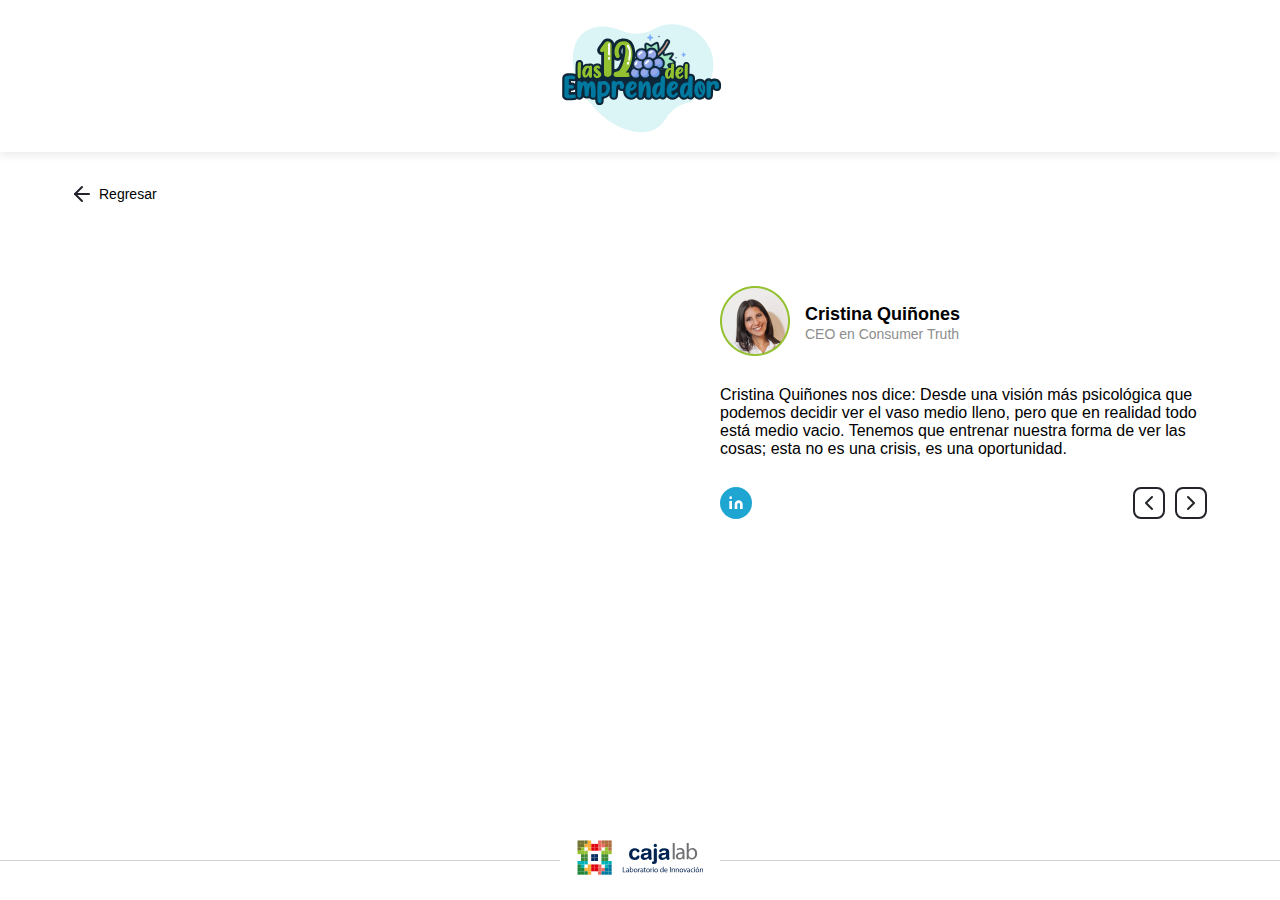
<file: sexto-consejo.html>
<!DOCTYPE html>
<html lang="es">
  <head>
    <meta charset="UTF-8" />
    <meta name="viewport" content="width=device-width, initial-scale=1.0" />
    <title>Consejos</title>
    <link rel="stylesheet" href="./assets/css/animate.css" />
    <link rel="stylesheet" href="./assets/css/consejo.css" />
  </head>
  <body>
    <section>
      <div class="logo__tema__contenedor">
        <a href="index.html">
          <img
            class="logo__tema"
            src="./assets/img/logo/logo-tema.svg"
            alt=""
          />
        </a>
      </div>

      <div class="retroceder__contenedor">
        <a href="uvas.html">
          <img src="./assets/img/icon-retroceder.svg" alt="" />
          <span>Regresar</span>
        </a>
      </div>

      <div class="video__contenedor">
        <div>
          <div class="wow animate__animated animate__zoomIn video">
            <iframe
              width="560"
              height="315"
              src="https://www.youtube.com/embed/AC_pE4yEbKE"
              frameborder="0"
              allow="accelerometer; autoplay; clipboard-write; encrypted-media; gyroscope; picture-in-picture"
              allowfullscreen
            ></iframe>
          </div>
          <div
            class="wow animate__animated animate__zoomInDown emprendedor__consejo_icon"
            data-wow-duration="2s"
          >
            <div class="emprendedor">
              <div class="foto">
                <img src="./assets/img/CristinaQuiñones.png" alt="" />
              </div>
              <div class="informacion">
                <h1>Cristina Quiñones</h1>
                <span>CEO en Consumer Truth</span>
              </div>
            </div>
            <div class="consejo">
              <p>
                Cristina Quiñones nos dice: Desde una visión más psicológica que
                podemos decidir ver el vaso medio lleno, pero que en realidad
                todo está medio vacio. Tenemos que entrenar nuestra forma de ver
                las cosas; esta no es una crisis, es una oportunidad.
              </p>
            </div>
            <div class="icon__contenedor">
              <div class="social">
                <a
                  class="linkedin"
                  href="https://www.linkedin.com/in/crisquinones/"
                  target="_blank"
                ></a>
              </div>
              <div class="icon__back__next">
                <a class="back" href="quinto-consejo.html"></a>
                <a class="next" href="septimo-consejo.html"></a>
              </div>
            </div>
          </div>
        </div>
      </div>
    </section>
    <footer>
      <div class="logo__pequeno__contenedor">
        <div class="linea__horizontal"></div>
        <div class="logo__contenedor">
          <img
            class="logo__pequeno"
            src="./assets/img/logo/logo-caja-pequeño.svg"
            alt=""
          />
        </div>
      </div>
    </footer>

    <script src="./assets/js/wow.js"></script>
    <script>
      wow = new WOW({
        boxClass: "wow", // animated element css class (default is wow)
        animateClass: "animate__animated", // animation css class (default is animated)
        offset: 100, // distance to the element when triggering the animation (default is 0)
        mobile: true, // trigger animations on mobile devices (default is true)
        live: true, // act on asynchronously loaded content (default is true)
        callback: function (box) {
          console.log("WOW: animating <" + box.tagName.toLowerCase() + ">");
        },
      });
      wow.init();
    </script>
  </body>
</html>
</file>
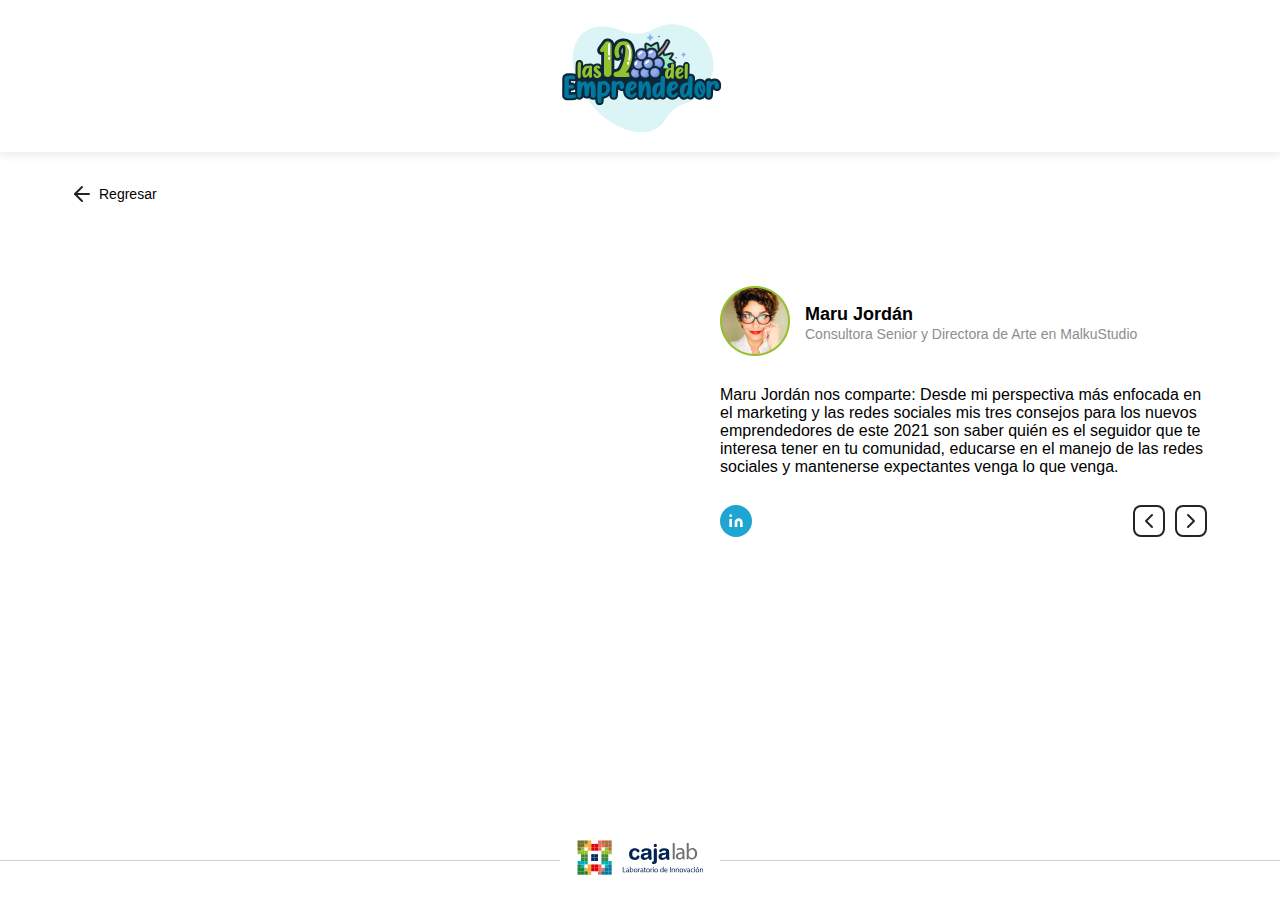
<file: tercer-consejo.html>
<!DOCTYPE html>
<html lang="es">
  <head>
    <meta charset="UTF-8" />
    <meta name="viewport" content="width=device-width, initial-scale=1.0" />
    <title>Consejos</title>
    <link rel="stylesheet" href="./assets/css/animate.css" />
    <link rel="stylesheet" href="./assets/css/consejo.css" />
  </head>
  <body>
    <section>
      <div class="logo__tema__contenedor">
        <a href="index.html">
          <img
            class="logo__tema"
            src="./assets/img/logo/logo-tema.svg"
            alt=""
          />
        </a>
      </div>

      <div class="retroceder__contenedor">
        <a href="uvas.html">
          <img src="./assets/img/icon-retroceder.svg" alt="" />
          <span>Regresar</span>
        </a>
      </div>

      <div class="video__contenedor">
        <div>
          <div class="wow animate__animated animate__zoomIn video">
            <iframe
              width="560"
              height="315"
              src="https://www.youtube.com/embed/XP7L50Glhhk"
              frameborder="0"
              allow="accelerometer; autoplay; clipboard-write; encrypted-media; gyroscope; picture-in-picture"
              allowfullscreen
            ></iframe>
          </div>
          <div
            class="wow animate__animated animate__zoomInDown emprendedor__consejo_icon"
            data-wow-duration="2s"
          >
            <div class="emprendedor">
              <div class="foto">
                <img src="./assets/img/MaruJordan.png" alt="" />
              </div>
              <div class="informacion">
                <h1>Maru Jordán</h1>
                <span
                  >Consultora Senior y Directora de Arte en MalkuStudio</span
                >
              </div>
            </div>
            <div class="consejo">
              <p>
                Maru Jordán nos comparte: Desde mi perspectiva más enfocada en
                el marketing y las redes sociales mis tres consejos para los
                nuevos emprendedores de este 2021 son saber quién es el seguidor
                que te interesa tener en tu comunidad, educarse en el manejo de
                las redes sociales y mantenerse expectantes venga lo que venga.
              </p>
            </div>
            <div class="icon__contenedor">
              <div class="social">
                <a
                  class="linkedin"
                  href="https://www.linkedin.com/in/maru-jordán-24357458/"
                  target="_blank"
                ></a>
              </div>
              <div class="icon__back__next">
                <a class="back" href="segundo-consejo.html"></a>
                <a class="next" href="cuarto-consejo.html"></a>
              </div>
            </div>
          </div>
        </div>
      </div>
    </section>
    <footer>
      <div class="logo__pequeno__contenedor">
        <div class="linea__horizontal"></div>
        <div class="logo__contenedor">
          <img
            class="logo__pequeno"
            src="./assets/img/logo/logo-caja-pequeño.svg"
            alt=""
          />
        </div>
      </div>
    </footer>

    <script src="./assets/js/wow.js"></script>
    <script>
      wow = new WOW({
        boxClass: "wow", // animated element css class (default is wow)
        animateClass: "animate__animated", // animation css class (default is animated)
        offset: 100, // distance to the element when triggering the animation (default is 0)
        mobile: true, // trigger animations on mobile devices (default is true)
        live: true, // act on asynchronously loaded content (default is true)
        callback: function (box) {
          console.log("WOW: animating <" + box.tagName.toLowerCase() + ">");
        },
      });
      wow.init();
    </script>
  </body>
</html>
</file>
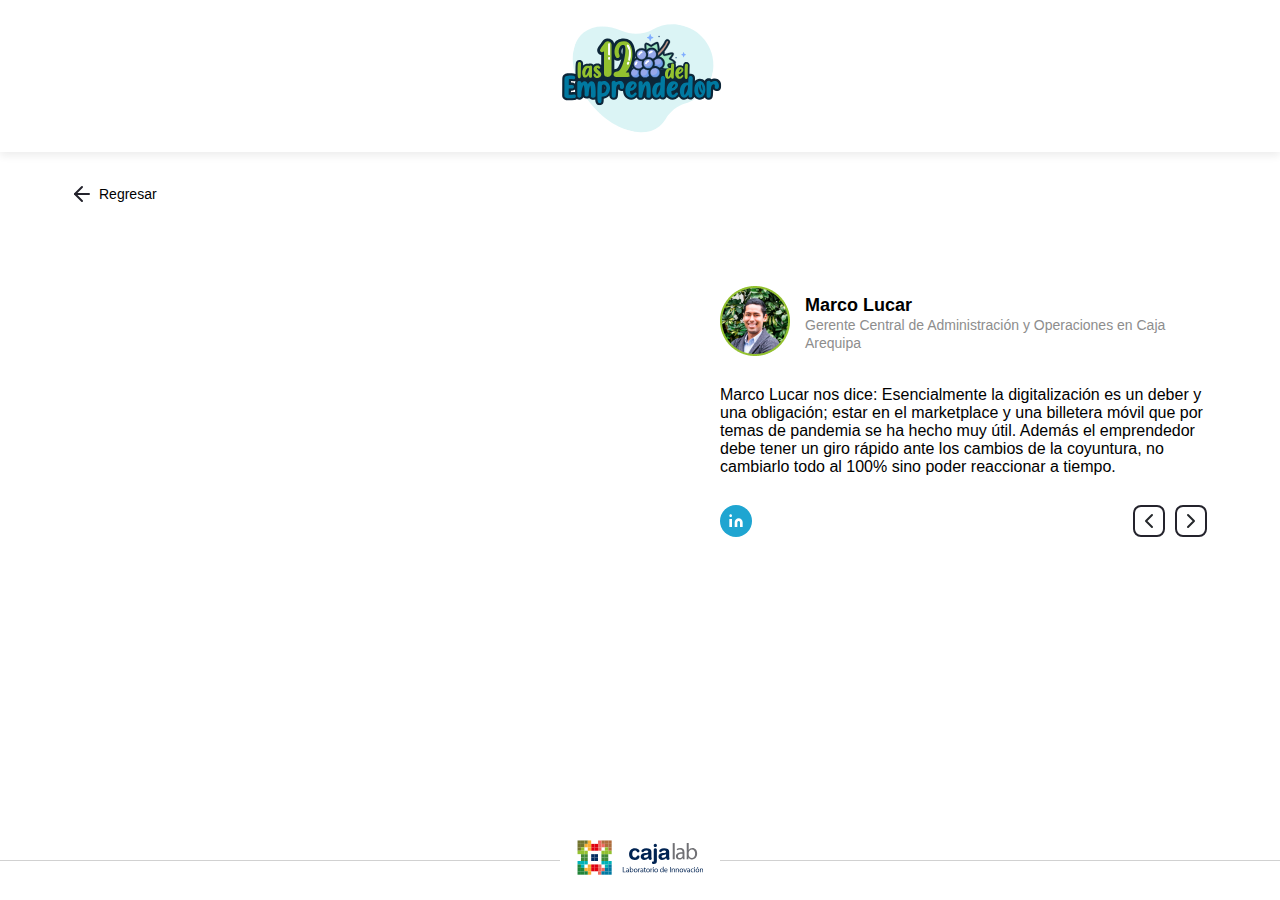
<file: undecimo-consejo.html>
<!DOCTYPE html>
<html lang="es">
  <head>
    <meta charset="UTF-8" />
    <meta name="viewport" content="width=device-width, initial-scale=1.0" />
    <title>Consejos</title>
    <link rel="stylesheet" href="./assets/css/animate.css" />
    <link rel="stylesheet" href="./assets/css/consejo.css" />
  </head>
  <body>
    <section>
      <div class="logo__tema__contenedor">
        <a href="index.html">
          <img
            class="logo__tema"
            src="./assets/img/logo/logo-tema.svg"
            alt=""
          />
        </a>
      </div>

      <div class="retroceder__contenedor">
        <a href="uvas.html">
          <img src="./assets/img/icon-retroceder.svg" alt="" />
          <span>Regresar</span>
        </a>
      </div>

      <div class="video__contenedor">
        <div>
          <div class="wow animate__animated animate__zoomIn video">
            <iframe
              width="560"
              height="315"
              src="https://www.youtube.com/embed/2aTTMpgR1Tw"
              frameborder="0"
              allow="accelerometer; autoplay; clipboard-write; encrypted-media; gyroscope; picture-in-picture"
              allowfullscreen
            ></iframe>
          </div>
          <div
            class="wow animate__animated animate__zoomInDown emprendedor__consejo_icon"
            data-wow-duration="2s"
          >
            <div class="emprendedor">
              <div class="foto">
                <img src="./assets/img/ClaudioGodoy.png" alt="" />
              </div>
              <div class="informacion">
                <h1>Marco Lucar</h1>
                <span
                  >Gerente Central de Administración y Operaciones en Caja
                  Arequipa</span
                >
              </div>
            </div>
            <div class="consejo">
              <p>
                Marco Lucar nos dice: Esencialmente la digitalización es un
                deber y una obligación; estar en el marketplace y una billetera
                móvil que por temas de pandemia se ha hecho muy útil. Además el
                emprendedor debe tener un giro rápido ante los cambios de la
                coyuntura, no cambiarlo todo al 100% sino poder reaccionar a
                tiempo.
              </p>
            </div>
            <div class="icon__contenedor">
              <div class="social">
                <a
                  class="linkedin"
                  href="https://www.linkedin.com/in/marco-lucar-berninzon-50a90537/"
                  target="_blank"
                ></a>
              </div>
              <div class="icon__back__next">
                <a class="back" href="decimo-consejo.html"></a>
                <a class="next" href="duodecimo-consejo.html"></a>
              </div>
            </div>
          </div>
        </div>
      </div>
    </section>
    <footer>
      <div class="logo__pequeno__contenedor">
        <div class="linea__horizontal"></div>
        <div class="logo__contenedor">
          <img
            class="logo__pequeno"
            src="./assets/img/logo/logo-caja-pequeño.svg"
            alt=""
          />
        </div>
      </div>
    </footer>

    <script src="./assets/js/wow.js"></script>
    <script>
      wow = new WOW({
        boxClass: "wow", // animated element css class (default is wow)
        animateClass: "animate__animated", // animation css class (default is animated)
        offset: 100, // distance to the element when triggering the animation (default is 0)
        mobile: true, // trigger animations on mobile devices (default is true)
        live: true, // act on asynchronously loaded content (default is true)
        callback: function (box) {
          console.log("WOW: animating <" + box.tagName.toLowerCase() + ">");
        },
      });
      wow.init();
    </script>
  </body>
</html>
</file>
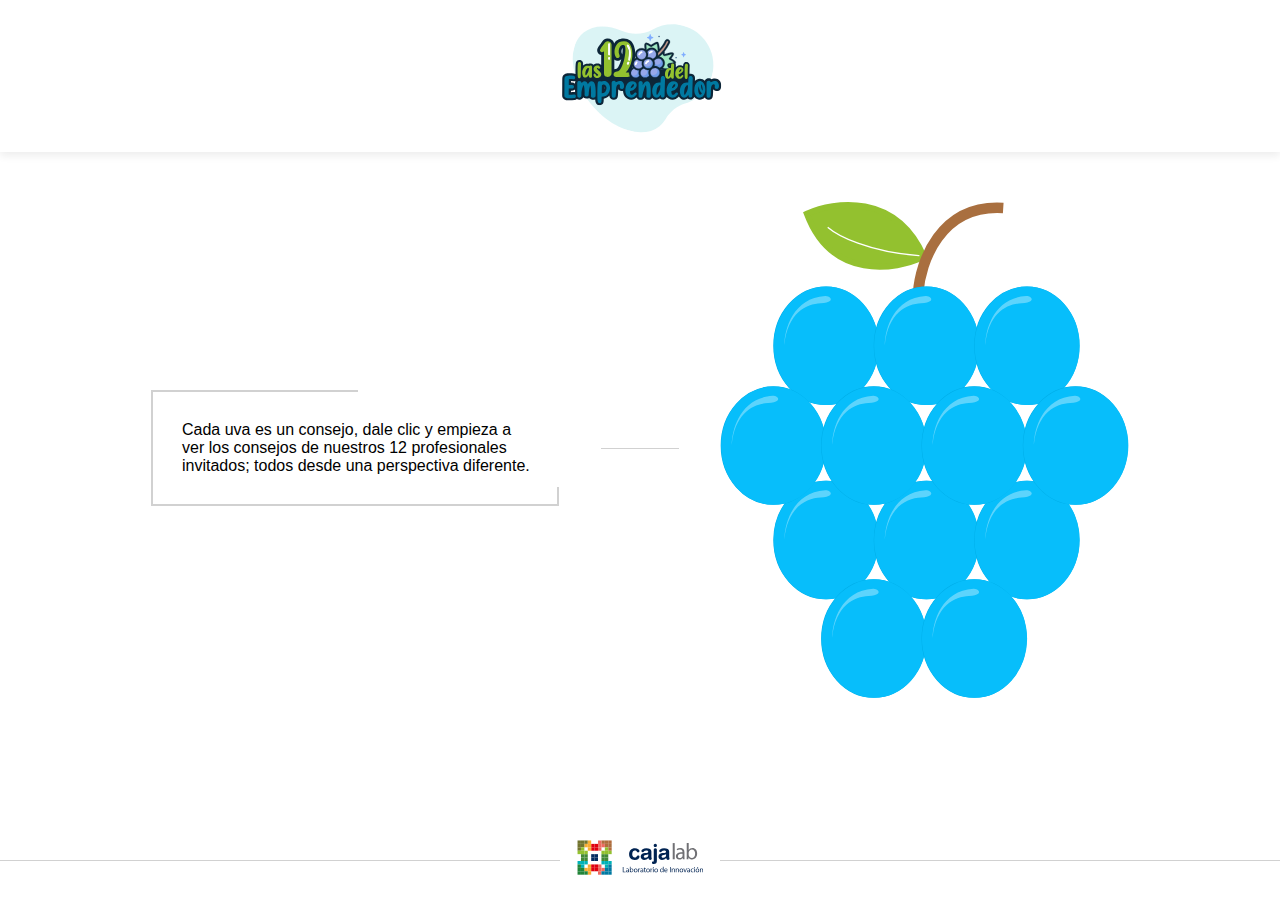
<file: uvas.html>
<!DOCTYPE html>
<html lang="es">
  <head>
    <meta charset="UTF-8" />
    <meta name="viewport" content="width=device-width, initial-scale=1.0" />
    <title>Uvas</title>
    <link rel="stylesheet" href="./assets/css/animate.css" />
    <link rel="stylesheet" href="./assets/css/uvas.css" />
  </head>
  <body>
    <section>
      <div class="logo__tema__contenedor">
        <a href="index.html">
          <img
            class="logo__tema"
            src="./assets/img/logo/logo-tema.svg"
            alt=""
          />
        </a>
      </div>
      <div class="uvas__contenedor">
        <div>
          <div class="wow animate__animated animate__zoomIn uvas">
            <svg
              width="307"
              height="381"
              viewBox="0 0 307 381"
              fill="none"
              xmlns="http://www.w3.org/2000/svg"
              xmlns:xlink="http://www.w3.org/1999/xlink"
            >
              <path
                d="M64.7009 16.3016C85.2248 6.98282 131.571 0.429799 152.765 48.768C131.231 58.871 83.4712 66.522 64.7009 16.3016Z"
                fill="#93C12F"
                stroke="#93C12F"
                stroke-width="4.47031"
              />
              <path
                d="M80.82 26.7906C87.6533 32.624 110.82 44.9906 148.82 47.7906"
                stroke="white"
                stroke-linecap="square"
              />
              <path
                d="M148.371 75.7496C149.883 53.247 164.78 8.99186 212.274 11.9922"
                stroke="#A96F3F"
                stroke-width="8"
              />
              <path
                d="M116.538 115.5C116.538 139.203 99.5316 158 79.0383 158C58.5451 158 41.5383 139.203 41.5383 115.5C41.5383 91.7972 58.5451 73 79.0383 73C99.5316 73 116.538 91.7972 116.538 115.5Z"
                fill="#CFF183"
              />
              <path
                d="M116.538 115.5C116.538 139.203 99.5316 158 79.0383 158C58.5451 158 41.5383 139.203 41.5383 115.5C41.5383 91.7972 58.5451 73 79.0383 73C99.5316 73 116.538 91.7972 116.538 115.5Z"
                stroke="#00AEE8"
                stroke-width="4"
              />
              <a href="primer-consejo.html">
                <ellipse
                  cx="79.32"
                  cy="115.519"
                  rx="39.5"
                  ry="44.5"
                  fill="#07BEFB"
                />
              </a>
              <path
                d="M78.5949 78.0891C54.4834 79.5306 47.9825 102.911 47.82 115.06C50.395 90.5603 64.3 84.0603 75.115 83.5603C78.7626 83.3917 80.8907 82.6839 82.0551 81.7967C84.1623 80.1909 81.2395 77.931 78.5949 78.0891Z"
                fill="white"
                fill-opacity="0.35"
              />
              <path
                d="M116.538 261.5C116.538 285.203 99.5316 304 79.0383 304C58.5451 304 41.5383 285.203 41.5383 261.5C41.5383 237.797 58.5451 219 79.0383 219C99.5316 219 116.538 237.797 116.538 261.5Z"
                fill="#CFF183"
              />
              <path
                d="M116.538 261.5C116.538 285.203 99.5316 304 79.0383 304C58.5451 304 41.5383 285.203 41.5383 261.5C41.5383 237.797 58.5451 219 79.0383 219C99.5316 219 116.538 237.797 116.538 261.5Z"
                stroke="#00AEE8"
                stroke-width="4"
              />
              <a href="octavo-consejo.html">
                <ellipse
                cx="79.32"
                cy="261.519"
                rx="39.5"
                ry="44.5"
                fill="#07BEFB"
              />
              </a>
              <path
                d="M78.5949 224.089C54.4834 225.531 47.9825 248.911 47.82 261.06C50.395 236.56 64.3 230.06 75.115 229.56C78.7626 229.392 80.8907 228.684 82.0551 227.797C84.1623 226.191 81.2395 223.931 78.5949 224.089Z"
                fill="white"
                fill-opacity="0.35"
              />
              <path
                d="M77 190.519C77 214.222 59.9933 233.019 39.5 233.019C19.0067 233.019 2 214.222 2 190.519C2 166.816 19.0067 148.019 39.5 148.019C59.9933 148.019 77 166.816 77 190.519Z"
                fill="#CFF183"
              />
              <path
                d="M77 190.519C77 214.222 59.9933 233.019 39.5 233.019C19.0067 233.019 2 214.222 2 190.519C2 166.816 19.0067 148.019 39.5 148.019C59.9933 148.019 77 166.816 77 190.519Z"
                stroke="#00AEE8"
                stroke-width="4"
              />
              <a href="cuarto-consejo.html">
                <ellipse
                cx="39.7817"
                cy="190.538"
                rx="39.5"
                ry="44.5"
                fill="#07BEFB"
              />
              </a>
              <path
                d="M39.0565 153.108C14.945 154.55 8.44419 177.931 8.28168 190.079C10.8567 165.579 24.7617 159.079 35.5767 158.579C39.2243 158.411 41.3524 157.703 42.5167 156.816C44.624 155.21 41.7012 152.95 39.0565 153.108Z"
                fill="white"
                fill-opacity="0.35"
              />
              <path
                d="M192 115.5C192 139.203 174.993 158 154.5 158C134.007 158 117 139.203 117 115.5C117 91.7972 134.007 73 154.5 73C174.993 73 192 91.7972 192 115.5Z"
                fill="#CFF183"
              />
              <path
                d="M192 115.5C192 139.203 174.993 158 154.5 158C134.007 158 117 139.203 117 115.5C117 91.7972 134.007 73 154.5 73C174.993 73 192 91.7972 192 115.5Z"
                stroke="#00AEE8"
                stroke-width="4"
              />
              <a href="segundo-consejo.html">
                <ellipse
                cx="154.782"
                cy="115.519"
                rx="39.5"
                ry="44.5"
                fill="#07BEFB"
              />
              </a>
              <path
                d="M154.057 78.0891C129.945 79.5306 123.444 102.911 123.282 115.06C125.857 90.5603 139.762 84.0603 150.577 83.5603C154.224 83.3917 156.352 82.6839 157.517 81.7967C159.624 80.1909 156.701 77.931 154.057 78.0891Z"
                fill="white"
                fill-opacity="0.35"
              />
              <path
                d="M192 261.5C192 285.203 174.993 304 154.5 304C134.007 304 117 285.203 117 261.5C117 237.797 134.007 219 154.5 219C174.993 219 192 237.797 192 261.5Z"
                fill="#CFF183"
              />
              <path
                d="M192 261.5C192 285.203 174.993 304 154.5 304C134.007 304 117 285.203 117 261.5C117 237.797 134.007 219 154.5 219C174.993 219 192 237.797 192 261.5Z"
                stroke="#00AEE8"
                stroke-width="4"
              />
              <a href="noveno-consejo.html">
                <ellipse
                cx="154.782"
                cy="261.519"
                rx="39.5"
                ry="44.5"
                fill="#07BEFB"
              />
              </a>
              <path
                d="M154.057 224.089C129.945 225.531 123.444 248.911 123.282 261.06C125.857 236.56 139.762 230.06 150.577 229.56C154.224 229.392 156.352 228.684 157.517 227.797C159.624 226.191 156.701 223.931 154.057 224.089Z"
                fill="white"
                fill-opacity="0.35"
              />
              <path
                d="M152.462 190.519C152.462 214.222 135.455 233.019 114.962 233.019C94.4684 233.019 77.4617 214.222 77.4617 190.519C77.4617 166.816 94.4684 148.019 114.962 148.019C135.455 148.019 152.462 166.816 152.462 190.519Z"
                fill="#CFF183"
              />
              <path
                d="M152.462 190.519C152.462 214.222 135.455 233.019 114.962 233.019C94.4684 233.019 77.4617 214.222 77.4617 190.519C77.4617 166.816 94.4684 148.019 114.962 148.019C135.455 148.019 152.462 166.816 152.462 190.519Z"
                stroke="#00AEE8"
                stroke-width="4"
              />
              <a href="quinto-consejo.html">
                <ellipse
                cx="115.243"
                cy="190.538"
                rx="39.5"
                ry="44.5"
                fill="#07BEFB"
              />
              </a>
              <path
                d="M114.518 153.108C90.4067 154.55 83.9059 177.931 83.7433 190.079C86.3183 165.579 100.223 159.079 111.038 158.579C114.686 158.411 116.814 157.703 117.978 156.816C120.086 155.21 117.163 152.95 114.518 153.108Z"
                fill="white"
                fill-opacity="0.35"
              />
              <path
                d="M152.462 335.5C152.462 359.203 135.455 378 114.962 378C94.4684 378 77.4617 359.203 77.4617 335.5C77.4617 311.797 94.4684 293 114.962 293C135.455 293 152.462 311.797 152.462 335.5Z"
                fill="#CFF183"
              />
              <path
                d="M152.462 335.5C152.462 359.203 135.455 378 114.962 378C94.4684 378 77.4617 359.203 77.4617 335.5C77.4617 311.797 94.4684 293 114.962 293C135.455 293 152.462 311.797 152.462 335.5Z"
                stroke="#00AEE8"
                stroke-width="4"
              />
              <a href="undecimo-consejo.html">
                <ellipse
                cx="115.243"
                cy="335.519"
                rx="39.5"
                ry="44.5"
                fill="#07BEFB"
              />
              </a>
              <path
                d="M114.518 298.089C90.4067 299.531 83.9059 322.911 83.7433 335.06C86.3183 310.56 100.223 304.06 111.038 303.56C114.686 303.392 116.814 302.684 117.978 301.797C120.086 300.191 117.163 297.931 114.518 298.089Z"
                fill="white"
                fill-opacity="0.35"
              />
              <path
                d="M267.462 115.5C267.462 139.203 250.455 158 229.962 158C209.468 158 192.462 139.203 192.462 115.5C192.462 91.7972 209.468 73 229.962 73C250.455 73 267.462 91.7972 267.462 115.5Z"
                fill="#CFF183"
              />
              <path
                d="M267.462 115.5C267.462 139.203 250.455 158 229.962 158C209.468 158 192.462 139.203 192.462 115.5C192.462 91.7972 209.468 73 229.962 73C250.455 73 267.462 91.7972 267.462 115.5Z"
                stroke="#00AEE8"
                stroke-width="4"
              />
              <a href="tercer-consejo.html">
                <ellipse
                cx="230.243"
                cy="115.519"
                rx="39.5"
                ry="44.5"
                fill="#07BEFB"
              />
              </a>
              <path
                d="M229.518 78.0891C205.407 79.5306 198.906 102.911 198.743 115.06C201.318 90.5603 215.223 84.0603 226.038 83.5603C229.686 83.3917 231.814 82.6839 232.978 81.7967C235.086 80.1909 232.163 77.931 229.518 78.0891Z"
                fill="white"
                fill-opacity="0.35"
              />
              <path
                d="M267.462 261.5C267.462 285.203 250.455 304 229.962 304C209.468 304 192.462 285.203 192.462 261.5C192.462 237.797 209.468 219 229.962 219C250.455 219 267.462 237.797 267.462 261.5Z"
                fill="#CFF183"
              />
              <path
                d="M267.462 261.5C267.462 285.203 250.455 304 229.962 304C209.468 304 192.462 285.203 192.462 261.5C192.462 237.797 209.468 219 229.962 219C250.455 219 267.462 237.797 267.462 261.5Z"
                stroke="#00AEE8"
                stroke-width="4"
              />
              <a href="decimo-consejo.html">
                <ellipse
                cx="230.243"
                cy="261.519"
                rx="39.5"
                ry="44.5"
                fill="#07BEFB"
                />
              </a>
              <path
                d="M229.518 224.089C205.407 225.531 198.906 248.911 198.743 261.06C201.318 236.56 215.223 230.06 226.038 229.56C229.686 229.392 231.814 228.684 232.978 227.797C235.086 226.191 232.163 223.931 229.518 224.089Z"
                fill="white"
                fill-opacity="0.35"
              />
              <path
                d="M227.923 190.519C227.923 214.222 210.917 233.019 190.423 233.019C169.93 233.019 152.923 214.222 152.923 190.519C152.923 166.816 169.93 148.019 190.423 148.019C210.917 148.019 227.923 166.816 227.923 190.519Z"
                fill="#CFF183"
              />
              <path
                d="M227.923 190.519C227.923 214.222 210.917 233.019 190.423 233.019C169.93 233.019 152.923 214.222 152.923 190.519C152.923 166.816 169.93 148.019 190.423 148.019C210.917 148.019 227.923 166.816 227.923 190.519Z"
                stroke="#00AEE8"
                stroke-width="4"
              />
              <a href="sexto-consejo.html">
                <ellipse
                cx="190.705"
                cy="190.538"
                rx="39.5"
                ry="44.5"
                fill="#07BEFB"
              />
              </a>
              <path
                d="M189.98 153.108C165.868 154.55 159.368 177.931 159.205 190.079C161.78 165.579 175.685 159.079 186.5 158.579C190.148 158.411 192.276 157.703 193.44 156.816C195.547 155.21 192.625 152.95 189.98 153.108Z"
                fill="white"
                fill-opacity="0.35"
              />
              <path
                d="M227.923 335.5C227.923 359.203 210.917 378 190.423 378C169.93 378 152.923 359.203 152.923 335.5C152.923 311.797 169.93 293 190.423 293C210.917 293 227.923 311.797 227.923 335.5Z"
                fill="#CFF183"
              />
              <path
                d="M227.923 335.5C227.923 359.203 210.917 378 190.423 378C169.93 378 152.923 359.203 152.923 335.5C152.923 311.797 169.93 293 190.423 293C210.917 293 227.923 311.797 227.923 335.5Z"
                stroke="#00AEE8"
                stroke-width="4"
              />
              <a href="duodecimo-consejo.html">
                <ellipse
                cx="190.705"
                cy="335.519"
                rx="39.5"
                ry="44.5"
                fill="#07BEFB"
              />
              </a>
              <path
                d="M189.98 298.089C165.868 299.531 159.368 322.911 159.205 335.06C161.78 310.56 175.685 304.06 186.5 303.56C190.148 303.392 192.276 302.684 193.44 301.797C195.547 300.191 192.625 297.931 189.98 298.089Z"
                fill="white"
                fill-opacity="0.35"
              />
              <path
                d="M304 190.519C304 214.222 286.993 233.019 266.5 233.019C246.007 233.019 229 214.222 229 190.519C229 166.816 246.007 148.019 266.5 148.019C286.993 148.019 304 166.816 304 190.519Z"
                fill="#CFF183"
              />
              <path
                d="M304 190.519C304 214.222 286.993 233.019 266.5 233.019C246.007 233.019 229 214.222 229 190.519C229 166.816 246.007 148.019 266.5 148.019C286.993 148.019 304 166.816 304 190.519Z"
                stroke="#00AEE8"
                stroke-width="4"
              />
              <a href="septimo-consejo.html">
                <ellipse
                cx="266.782"
                cy="190.538"
                rx="39.5"
                ry="44.5"
                fill="#07BEFB"
               />
              </a>
              <path
                d="M266.057 153.108C241.945 154.55 235.444 177.931 235.282 190.079C237.857 165.579 251.762 159.079 262.577 158.579C266.224 158.411 268.352 157.703 269.517 156.816C271.624 155.21 268.701 152.95 266.057 153.108Z"
                fill="white"
                fill-opacity="0.35"
              />
              <defs>
                <pattern
                  id="pattern0"
                  patternContentUnits="objectBoundingBox"
                  width="1"
                  height="1"
                >
                  <use
                    xlink:href="#image0"
                    transform="translate(-0.344937) scale(0.00938819 0.00833333)"
                  />
                </pattern>
                <pattern
                  id="pattern1"
                  patternContentUnits="objectBoundingBox"
                  width="1"
                  height="1"
                >
                  <use
                    xlink:href="#image0"
                    transform="translate(-0.344937) scale(0.00938819 0.00833333)"
                  />
                </pattern>
                <pattern
                  id="pattern2"
                  patternContentUnits="objectBoundingBox"
                  width="1"
                  height="1"
                >
                  <use
                    xlink:href="#image0"
                    transform="translate(-0.344937) scale(0.00938819 0.00833333)"
                  />
                </pattern>
                <pattern
                  id="pattern3"
                  patternContentUnits="objectBoundingBox"
                  width="1"
                  height="1"
                >
                  <use
                    xlink:href="#image0"
                    transform="translate(-0.344937) scale(0.00938819 0.00833333)"
                  />
                </pattern>
                <pattern
                  id="pattern4"
                  patternContentUnits="objectBoundingBox"
                  width="1"
                  height="1"
                >
                  <use
                    xlink:href="#image0"
                    transform="translate(-0.344937) scale(0.00938819 0.00833333)"
                  />
                </pattern>
                <pattern
                  id="pattern5"
                  patternContentUnits="objectBoundingBox"
                  width="1"
                  height="1"
                >
                  <use
                    xlink:href="#image0"
                    transform="translate(-0.344937) scale(0.00938819 0.00833333)"
                  />
                </pattern>
                <pattern
                  id="pattern6"
                  patternContentUnits="objectBoundingBox"
                  width="1"
                  height="1"
                >
                  <use
                    xlink:href="#image0"
                    transform="translate(-0.344937) scale(0.00938819 0.00833333)"
                  />
                </pattern>
                <pattern
                  id="pattern7"
                  patternContentUnits="objectBoundingBox"
                  width="1"
                  height="1"
                >
                  <use
                    xlink:href="#image0"
                    transform="translate(-0.344937) scale(0.00938819 0.00833333)"
                  />
                </pattern>
                <pattern
                  id="pattern8"
                  patternContentUnits="objectBoundingBox"
                  width="1"
                  height="1"
                >
                  <use
                    xlink:href="#image0"
                    transform="translate(-0.344937) scale(0.00938819 0.00833333)"
                  />
                </pattern>
                <pattern
                  id="pattern9"
                  patternContentUnits="objectBoundingBox"
                  width="1"
                  height="1"
                >
                  <use
                    xlink:href="#image0"
                    transform="translate(-0.344937) scale(0.00938819 0.00833333)"
                  />
                </pattern>
                <pattern
                  id="pattern10"
                  patternContentUnits="objectBoundingBox"
                  width="1"
                  height="1"
                >
                  <use
                    xlink:href="#image0"
                    transform="translate(-0.344937) scale(0.00938819 0.00833333)"
                  />
                </pattern>
                <pattern
                  id="pattern11"
                  patternContentUnits="objectBoundingBox"
                  width="1"
                  height="1"
                >
                  <use
                    xlink:href="#image0"
                    transform="translate(-0.344937) scale(0.00938819 0.00833333)"
                  />
                </pattern>
                <image
                  id="image0"
                  width="180"
                  height="120"
                  xlink:href="[data-uri]"
                />
              </defs>
            </svg>
          </div>
          <div
            class="animate__animated animate__zoomIn linea__horizontal"
          ></div>
          <div class="mensaje">
            <div
              class="wow animate__animated animate__bounceInLeft"
              data-wow-duration="2s"
            >
              <div class="caja"></div>
              <p>
                Cada uva es un consejo, dale clic y empieza a ver 
                los consejos de nuestros 12 profesionales invitados; 
                todos desde una perspectiva diferente. 
              </p>
            </div>
          </div>
        </div>
      </div>
    </section>
    <footer>
      <div class="logo__pequeno__contenedor">
        <div class="linea__horizontal"></div>
        <div class="logo__contenedor">
          <img
            class="logo__pequeno"
            src="./assets/img/logo/logo-caja-pequeño.svg"
            alt=""
          />
        </div>
      </div>
    </footer>

    <script src="./assets/js/wow.js"></script>
    <script>
      wow = new WOW({
        boxClass: "wow", // animated element css class (default is wow)
        animateClass: "animate__animated", // animation css class (default is animated)
        offset: 100, // distance to the element when triggering the animation (default is 0)
        mobile: true, // trigger animations on mobile devices (default is true)
        live: true, // act on asynchronously loaded content (default is true)
        callback: function (box) {
          console.log("WOW: animating <" + box.tagName.toLowerCase() + ">");
        },
      });
      wow.init();
    </script>
  </body>
</html>
</file>
<file: assets/css/index.css>
* {
  margin: 0;
  padding: 0;
  box-sizing: border-box;
}

html {
  min-height: 100%;
  position: relative;
}

footer {
  width: 100%;
  position: absolute;
  bottom: 0;
}

.wrapper {
  position: relative;
  text-align: center;
  width: 100%;
  height: 100vh;
  margin-right: auto;
  margin-left: auto;
  display: flex;
  flex-direction: column;
}

.wrapper__grid {
  display: grid;
  grid-template-rows: 10% 45%;
}

@media (min-width: 992px) {
  .wrapper {
    max-width: 960px;
  }
}

@media (min-width: 1200px) {
  .wrapper {
    max-width: 1140px;
  }
}

@media screen and (min-width: 600px) {
  .wrapper > .figura__rectangulo__uno {
    background-image: url("../img/elements/2-rectangulo-celeste.svg");
    left: 50px;
    /* bottom: 80px; */
    top: 620px;
  }

  .wrapper > .figura__rectangulo__dos {
    background-image: url("../img/elements/8-rectangulo-naranja.svg");
    left: 140px;
    top: 340px;
    z-index: -1;
  }

  .wrapper > .figura__triangulo__uno {
    background-image: url("../img/elements/12-triangulo-naranja.svg");
    right: 250px;
    /* bottom: 100px; */
    top: 600px;
    z-index: -1;
  }

  .wrapper > .figura__triangulo__dos {
    background-image: url("../img/elements/10-triangulo-rojo.svg");
    right: 80px;
    /* bottom: 250px; */
    top: 410px;
  }
}

.figura {
  background-size: contain;
  background-repeat: no-repeat;
  position: absolute;
}

.figura__triangulo {
  width: 32px;
  height: 32px;
}

.figura__parado {
  width: 20px;
  height: 25px;
}

.figura__hechado {
  width: 25px;
  height: 20px;
}

/* ------------- logo__grande__contenedor ------------- */
.logo__grande__contenedor {
  padding-bottom: 35px;
  position: relative;
  width: 100%;
}

.logo__grande {
  margin: auto;
}

@media screen and (max-width: 600px) {
  .logo__grande__contenedor {
    padding-top: 50px;
  }

  .logo__grande img {
    width: 80.5px;
  }

  .logo__grande__contenedor .figura__parado {
    display: none;
  }

  .logo__grande__contenedor .figura__rectangulo {
    background-image: url("../img/elements/4-rectangulo-naranja.svg");
    left: 50px;
    bottom: 65px;
  }

  .logo__grande__contenedor .figura__triangulo {
    background-image: url("../img/elements/11-triangulo-verde.svg");
    right: 50px;
    top: 60px;
  }
}

@media screen and (min-width: 600px) {
  .logo__grande__contenedor {
    padding-top: 80px;
  }

  .logo__grande img {
    width: 130px;
  }

  .logo__grande__contenedor .figura__hechado {
    display: none;
  }

  .logo__grande__contenedor .figura__triangulo {
    background-image: url("../img/elements/11-triangulo-verde.svg");
    left: 80px;
    bottom: 90px;
  }

  .logo__grande__contenedor .figura__rectangulo {
    background-image: url("../img/elements/2-rectangulo-celeste.svg");
    right: 100px;
    top: 65px;
  }
}

/* ------------- queremos__contenedor ------------- */
.queremos__contenedor {
  position: relative;
  margin: auto;
  display: grid;
  align-items: center;
  height: -webkit-fill-available;
}

.consejos {
  text-align: start;
}

.no {
  margin-bottom: 6px;
}

.deseos {
  text-align: end;
  margin-top: 15px;
}

.siete__rectangulo__naranja {
  position: absolute;
  right: -5px;
  bottom: 57px;
  transform: rotate(90deg);
  z-index: -1;
}

@media screen and (max-width: 600px) {
  .queremos__contenedor {
    width: 305px;
    height: 233px;
  }

  .deseos {
    margin-top: 8px;
  }

  .queremos__contenedor .figura__triangulo {
    background-image: url("../img/elements/10-triangulo-rojo.svg");
    z-index: -1;
    left: -5px;
    top: 50px;
  }

  .queremos__contenedor .figura__rectangulo__uno {
    background-image: url("../img/elements/2-rectangulo-celeste.svg");
    left: 20px;
    bottom: -20px;
  }

  .queremos__contenedor .figura__rectangulo__dos {
    background-image: url("../img/elements/7-rectangulo-naranja.svg");
    right: -10px;
    bottom: 55px;
    transform: rotate(90deg);
    z-index: -1;
  }
}

@media screen and (min-width: 600px) {
  .queremos__contenedor {
    width: 560.66px;
    height: 308.46px;
  }

  .queremos__contenedor .consejos img {
    width: 311.28px;
  }

  .queremos__contenedor .no img {
    width: 125.05px;
  }

  .queremos__contenedor .deseos img {
    width: 274.04px;
  }

  .queremos__contenedor .figura__triangulo {
    background-image: url("../img/elements/13-triangulo-verde.svg");
    left: 70px;
    bottom: 70px;
  }

  .queremos__contenedor .figura__rectangulo__uno {
    background-image: url("../img/elements/9-rectangulo-verde.svg");
    right: -30px;
    top: 35px;
    transform: rotate(90deg);
  }

  .queremos__contenedor .figura__rectangulo__dos {
    background-image: url("../img/elements/4-rectangulo-naranja.svg");
    z-index: -1;
    right: 235px;
    top: 55px;
  }
}

/* ------------- logo__mediano__contenedor ------------- */
.logo__mediano__contenedor {
  position: relative;
  margin-top: 20px;
  margin-bottom: 20px;
}

@media screen and (max-width: 600px) {
  .logo__mediano {
    display: none;
  }

  .logo__mediano__contenedor div {
    display: flex;
    flex-direction: column;
  }

  .logo__mediano__contenedor div .linea__vertical {
    display: none;
  }

  .logo__mediano__contenedor div .deslizar {
    font-family: Arial, Helvetica, sans-serif;
    font-size: 12px;
    font-weight: 400;
  }

  .logo__mediano__contenedor div .icon_redondo {
    margin: 15px;
  }
}

@media screen and (min-width: 600px) {
  .deslizar__contenedor div {
    display: flex;
    flex-direction: column;
  }

  .logo__mediano__contenedor div .linea__vertical {
    border-left: 1px solid black;
    height: 32px;
    margin-left: auto;
    margin-right: auto;
    margin-top: 15px;
  }

  .logo__mediano__contenedor div .deslizar {
    font-family: Arial, Helvetica, sans-serif;
    font-size: 12px;
    font-weight: 400;
  }

  .logo__mediano__contenedor div .icon_redondo {
    margin: 15px;
  }

  .logo__mediano {
    position: absolute;
    right: 0;
    bottom: 10px;
  }
}

/* ------------- logo__tema__contenedor ------------- */
.logo__tema__contenedor {
  position: relative;
  margin: auto;
  width: 225px;
  height: 201px;
}

.logo__tema {
  width: 100%;
}

@media screen and (max-width: 600px) {
  .logo__tema__contenedor .figura__triangulo {
    background-image: url("../img/elements/14-triangulo-verde.svg");
    left: -30px;
    bottom: 20px;
  }

  .logo__tema__contenedor .figura__rectangulo {
    background-image: url("../img/elements/1-rectangulo-celeste.svg");
    right: -15px;
    top: 15px;
  }
}

@media screen and (min-width: 600px) {
  .logo__tema__contenedor {
    width: 324.19px;
    height: 290.08px;
  }

  .logo__tema__contenedor .figura__triangulo {
    background-image: url("../img/elements/14-triangulo-verde.svg");
    left: -130px;
    bottom: 130px;
  }

  .logo__tema__contenedor .figura__rectangulo {
    background-image: url("../img/elements/1-rectangulo-celeste.svg");
    right: -140px;
    top: 70px;
  }
}

@media screen and (min-width: 1200px) {
  .logo__tema__contenedor .figura__triangulo {
    background-image: url("../img/elements/14-triangulo-verde.svg");
    left: -160px;
    bottom: 130px;
  }

  .logo__tema__contenedor .figura__rectangulo {
    background-image: url("../img/elements/1-rectangulo-celeste.svg");
    right: -170px;
    top: 70px;
  }
}

/* ------------- texto__contenedor ------------- */
.texto__contenedor {
  position: relative;
  width: 311px;
  /* margin: auto; */
  margin-left: auto;
  margin-right: auto;
  margin-bottom: auto;
}

.texto__contenedor div p {
  font-family: Arial, Helvetica, sans-serif;
  font-size: 16px;
  font-weight: 400;
}

.texto__contenedor div a {
  margin-top: 20px;
  background-image: url("../img/btn-empezar.svg");
  background-position: center center;
  width: 256px;
  height: 89px;
  display: inline-flex;
  background-size: contain;
}

@media screen and (max-width: 600px) {
  .wrapper__grid {
    display: grid;
    grid-template-rows: 10% 38%;
  }

  .texto__contenedor .figura__rectangulo__dos {
    background-image: url("../img/elements/3-rectangulo-rojo.svg");
    left: 10px;
    bottom: -40px;
  }

  .texto__contenedor .figura__triangulo {
    background-image: url("../img/elements/15-triangulo-naranja.svg");
    right: 0;
    bottom: -25px;
  }
}

@media screen and (min-width: 600px) {
  .texto__contenedor {
    width: 508px;
  }

  .texto__contenedor div a {
    margin-top: 50px;
  }

  .texto__contenedor .figura__rectangulo__uno {
    background-image: url("../img/elements/8-rectangulo-naranja.svg");
    left: -100px;
    top: 20px;
  }

  .texto__contenedor .figura__rectangulo__dos {
    background-image: url("../img/elements/3-rectangulo-rojo.svg");
    left: 0px;
    bottom: 0px;
  }

  .texto__contenedor .figura__rectangulo__tres {
    background-image: url("../img/elements/9-rectangulo-verde.svg");
    right: -140px;
    top: -20px;
  }

  .texto__contenedor .figura__triangulo {
    background-image: url("../img/elements/15-triangulo-naranja.svg");
    right: -60px;
    bottom: 0px;
  }
}

@media screen and (min-width: 1200px) {
  .texto__contenedor .figura__rectangulo__uno {
    background-image: url("../img/elements/8-rectangulo-naranja.svg");
    left: -200px;
    top: 20px;
  }

  .texto__contenedor .figura__rectangulo__dos {
    background-image: url("../img/elements/3-rectangulo-rojo.svg");
    left: -20px;
    bottom: 0px;
  }

  .texto__contenedor .figura__rectangulo__tres {
    background-image: url("../img/elements/9-rectangulo-verde.svg");
    right: -220px;
    top: -20px;
  }

  .texto__contenedor .figura__triangulo {
    background-image: url("../img/elements/15-triangulo-naranja.svg");
    right: -80px;
    bottom: 0px;
  }
}

/* ------------- logo__pequeno__contenedor ------------- */
footer {
  text-align: center;
}

.logo__pequeno__contenedor {
  position: relative;
  margin-top: 50px;
  margin-bottom: 20px;
}

.logo__pequeno__contenedor .logo__contenedor {
  background-color: #fff;
  margin: auto;
  width: 160px;
}

.linea__horizontal {
  border-bottom: 1.5px solid #d1d1d1;
  width: 100%;
  position: absolute;
  top: 20px;
  z-index: -1;
}

.logo__pequeno {
  width: 125.14px;
}

@media screen and (max-width: 600px) {
  .logo__pequeno__contenedor {
    margin-top: 70px;
  }

  .logo__pequeno__contenedor .logo__contenedor {
    width: 100px;
  }

  .linea__horizontal {
    top: 10px;
    border-bottom: 1px solid #d1d1d1;
  }

  .logo__pequeno {
    width: 73px;
  }
}
</file>
<file: assets/css/movimiento.css>
.movimiento__right {
  -webkit-animation: right 8s infinite linear;
  -moz-animation: right 8s infinite linear;
  animation: right 8s infinite linear;
}

.movimiento__left {
  -webkit-animation: left 8s infinite linear;
  -moz-animation: left 8s infinite linear;
  animation: left 8s infinite linear;
}

@-webkit-keyframes right {
  0% {
    -webkit-transform: translate(-15px);
  }
  25% {
    -webkit-transform: translateY(-10px);
  }
  50% {
    -webkit-transform: translate(15px);
  }
  75% {
    -webkit-transform: translateY(10px);
  }
  100% {
    -webkit-transform: translate(-15px);
  }
}

@-moz-keyframes right {
  0% {
    -moz-transform: translate(-15px);
  }
  25% {
    -moz-transform: translateY(-10px);
  }
  50% {
    -moz-transform: translate(15px);
  }
  75% {
    -moz-transform: translateY(10px);
  }
  100% {
    -moz-transform: translate(-15px);
  }
}

@keyframes right {
  0% {
    transform: translate(-35px);
  }
  25% {
    transform: translateY(-15px);
  }
  50% {
    transform: translate(35px);
  }
  75% {
    transform: translateY(15px);
  }
  100% {
    transform: translate(-35px);
  }
}

@-webkit-keyframes right {
  0% {
    -webkit-transform: translate(20px);
  }
  25% {
    -webkit-transform: translateY(-5px);
  }
  50% {
    -webkit-transform: translate(-20px);
  }
  75% {
    -webkit-transform: translateY(5px);
  }
  100% {
    -webkit-transform: translate(20px);
  }
}

@-moz-keyframes right {
  0% {
    -moz-transform: translate(20px);
  }
  25% {
    -moz-transform: translateY(-5px);
  }
  50% {
    -moz-transform: translate(-20px);
  }
  75% {
    -moz-transform: translateY(5px);
  }
  100% {
    -moz-transform: translate(20px);
  }
}

@keyframes left {
  0% {
    transform: translate(20px);
  }
  25% {
    transform: translateY(-10px);
  }
  50% {
    transform: translate(-20px);
  }
  75% {
    transform: translateY(10px);
  }
  100% {
    transform: translate(20px);
  }
}
</file>
<file: assets/css/consejo.css>
* {
  margin: 0;
  padding: 0;
  box-sizing: border-box;
}

html {
  min-height: 100%;
  position: relative;
}

body {
  margin-bottom: 115px;
}

footer {
  width: 100%;
  position: absolute;
  bottom: 0;
}

section {
  text-align: center;
}

.contenedor {
  width: 100%;
  padding-right: 15px;
  padding-left: 15px;
  margin-right: auto;
  margin-left: auto;
}
/* ------------- logo__tema__contenedor ------------- */
.logo__tema__contenedor {
  text-align: center;
  display: none;
}

.logo__tema {
  width: 123.69px;
}

@media screen and (min-width: 600px) {
  .logo__tema__contenedor {
    box-shadow: 0px 4px 8px rgba(0, 0, 0, 0.07);
    display: block;
  }

  .logo__tema {
    width: 165.31px;
  }
}

/* ------------- retroceder__contenedor ------------- */
.retroceder__contenedor {
  width: 328px;
  text-align: left;
  margin: 20px auto;
}

.retroceder__contenedor a {
  font-family: Arial, Helvetica, sans-serif;
  text-decoration: none;
  display: flex;
  flex-direction: row;
}

.retroceder__contenedor a span {
  font-size: 14px;
  font-weight: 400;
  margin-left: 5px;
  margin-top: 3.8px;
  color: black;
}

@media screen and (min-width: 600px) {
  .retroceder__contenedor {
    margin-top: 30px;
    margin-bottom: 50px;
    margin-left: auto;
    margin-right: auto;
    width: 960px;
  }
}

@media screen and (min-width: 1200px) {
  .retroceder__contenedor {
    width: 1140px;
  }
}

/* ------------- video__contenedor ------------- */
.video {
  margin: auto;
  width: 100%;
}

.video iframe {
  width: 328px;
  height: 181px;
}

.emprendedor__consejo_icon {
  margin: 30px auto;
  width: 298px;
}

.emprendedor {
  display: flex;
  flex-direction: row;
  align-items: center;
}

.informacion {
  text-align: left;
  margin-left: 15px;
}

.informacion h1 {
  font-family: Arial, Helvetica, sans-serif;
  font-size: 18px;
  font-weight: bold;
}
.informacion span {
  font-family: Arial, Helvetica, sans-serif;
  font-weight: normal;
  font-size: 14px;
  color: #8d8d8d;
}

.consejo {
  margin-top: 26px;
  margin-bottom: 29px;
}

.consejo p {
  font-family: Arial, Helvetica, sans-serif;
  font-size: 16px;
  font-weight: normal;
  text-align: left;
}

.icon__contenedor {
  text-align: left;
  display: grid;
  grid-auto-flow: row;
}

.icon__contenedor a {
  text-decoration: none;
  width: 32px;
  height: 32px;
  display: inline-flex;
}

.facebook {
  background-image: url("../img/social/fb_btn.svg");
}

.instagram {
  background-image: url("../img/social/instagram_btn.svg");
  margin: 0 16px;
}

.linkedin {
  background-image: url("../img/social/linkedin_btn.svg");
}

.back {
  background-image: url("../img/Back.svg");
  float: left;
}

.next {
  background-image: url("../img/Next.svg");
  float: right;
}

.icon__back__next {
  margin-top: 26px;
}

@media screen and (min-width: 600px) {
  .icon__contenedor {
    grid-auto-flow: column;
  }

  .icon__back__next {
    text-align: end;
    margin-top: 0;
  }

  .back,
  .next {
    float: none;
    margin: 0 3px;
  }

  .video__contenedor {
    margin: auto;
    width: 960px;
  }

  .video__contenedor > div {
    display: flex;
    flex-direction: row;
  }

  .video {
    width: 50%;
  }

  .emprendedor__consejo_icon {
    width: 50%;
    padding-left: 80px;
  }

  .video iframe {
    width: 100%;
    height: 302px;
  }
}

@media screen and (min-width: 1200px) {
  .video__contenedor {
    margin: auto;
    width: 1140px;
  }

  .video iframe {
    width: 100%;
    height: 330px;
  }
}

/* ------------- logo__pequeno__contenedor ------------- */
footer {
  text-align: center;
}

.logo__pequeno__contenedor {
  position: relative;
  margin-top: 100px;
  margin-bottom: 20px;
}

.logo__pequeno__contenedor .logo__contenedor {
  background-color: #fff;
  margin: auto;
  width: 160px;
}

.linea__horizontal {
  border-bottom: 1.5px solid #d1d1d1;
  width: 100%;
  position: absolute;
  top: 20px;
  z-index: -1;
}

.logo__pequeno {
  width: 125.14px;
}

@media screen and (max-width: 600px) {
  .logo__pequeno__contenedor {
    margin-top: 70px;
  }

  .logo__pequeno__contenedor .logo__contenedor {
    width: 100px;
  }

  .linea__horizontal {
    top: 10px;
    border-bottom: 1px solid #d1d1d1;
  }

  .logo__pequeno {
    width: 73px;
  }
}
</file>
<file: assets/css/uvas.css>
* {
  margin: 0;
  padding: 0;
  box-sizing: border-box;
}

html {
  min-height: 100%;
  position: relative;
}

body {
  margin-bottom: 115px;
}

footer {
  width: 100%;
  position: absolute;
  bottom: 0;
}

/* ------------- logo__tema__contenedor ------------- */
.logo__tema__contenedor {
  text-align: center;
}

.logo__tema {
  width: 123.69px;
}

@media screen and (min-width: 600px) {
  .logo__tema {
    width: 165.31px;
  }

  .logo__tema__contenedor {
    box-shadow: 0px 4px 8px rgba(0, 0, 0, 0.07);
  }
}

/* ------------- uvas_contenedor ------------- */
.uvas__contenedor {
  width: 100%;
  margin-right: auto;
  margin-left: auto;
  text-align: center;
}

.mensaje p {
  font-family: Arial, Helvetica, sans-serif;
  font-size: 16px;
  font-weight: 400;
  width: 283px;
  margin: 30px auto;
}

.uvas__contenedor .linea__horizontal {
  display: none;
}

@media (min-width: 992px) {
  .uvas__contenedor {
    max-width: 980px;
  }
}

@media screen and (min-width: 600px) {
  .uvas__contenedor {
    margin-top: 40px;
    position: relative;
  }

  .uvas {
    margin: auto;
    width: 50%;
  }

  .uvas svg {
    width: 412px;
    height: 507.15px;
  }

  .mensaje {
    margin: auto;
    width: 50%;
  }

  .mensaje > div {
    border-image-slice: 1;
    position: relative;
    width: 408px;
    margin: auto;
    border: 2.5px solid #d1d1d1;
    z-index: -1;
  }

  .mensaje p {
    text-align: left;
    width: 408px;
    padding: 29px;
    margin: auto;
  }

  .uvas__contenedor > div {
    display: flex;
    flex-direction: row-reverse;
    align-items: center;
  }

  .caja {
    position: absolute;
    margin: auto;
    width: 204px;
    height: 100px;
    background-color: #fff;
    z-index: -1;
    top: -5px;
    right: -5px;
  }

  .uvas__contenedor .linea__horizontal {
    display: block;
    border-bottom: 1px solid #d1d1d1;
    width: 40px;
    position: absolute;
    margin-left: -19px;
    top: 50%;
    left: 50%;
  }
}

@media screen and (min-width: 1200px) {
  .uvas__contenedor {
    max-width: 1140px;
  }

  .uvas__contenedor .linea__horizontal {
    display: block;
    border-bottom: 1px solid #d1d1d1;
    width: 78px;
    position: absolute;
    margin-left: -39px;
    top: 50%;
    left: 50%;
  }
}

/* ------------- logo__pequeno__contenedor ------------- */
footer {
  text-align: center;
}

.logo__pequeno__contenedor {
  position: relative;
  margin-top: 40px;
  margin-bottom: 20px;
}

.logo__pequeno__contenedor .logo__contenedor {
  background-color: #fff;
  margin: auto;
  width: 160px;
}

.linea__horizontal {
  border-bottom: 1.5px solid #d1d1d1;
  width: 100%;
  position: absolute;
  top: 20px;
  z-index: -1;
}

.logo__pequeno {
  width: 125.14px;
}

@media screen and (max-width: 600px) {
  .logo__pequeno__contenedor {
    margin-top: 70px;
  }

  .logo__pequeno__contenedor .logo__contenedor {
    width: 100px;
  }

  .linea__horizontal {
    top: 10px;
    border-bottom: 1px solid #d1d1d1;
  }

  .logo__pequeno {
    width: 73px;
  }
}
</file>
